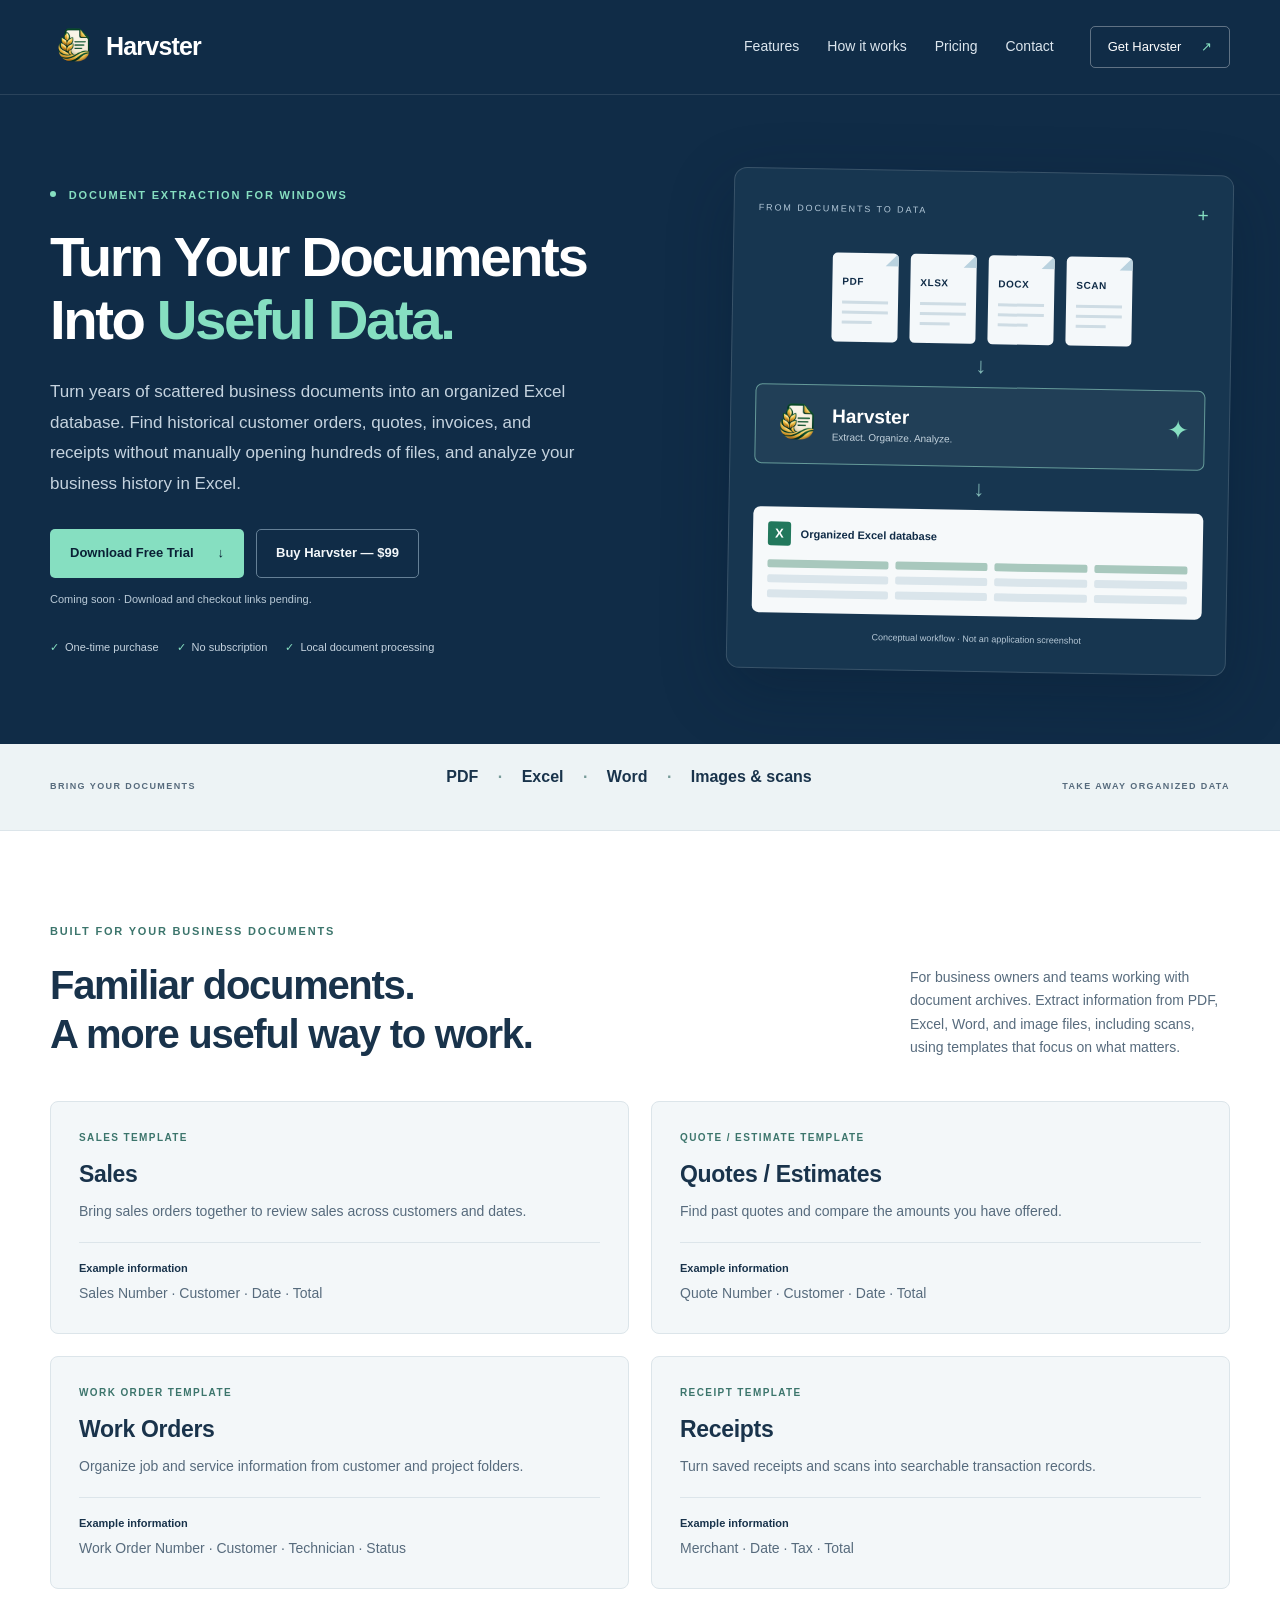
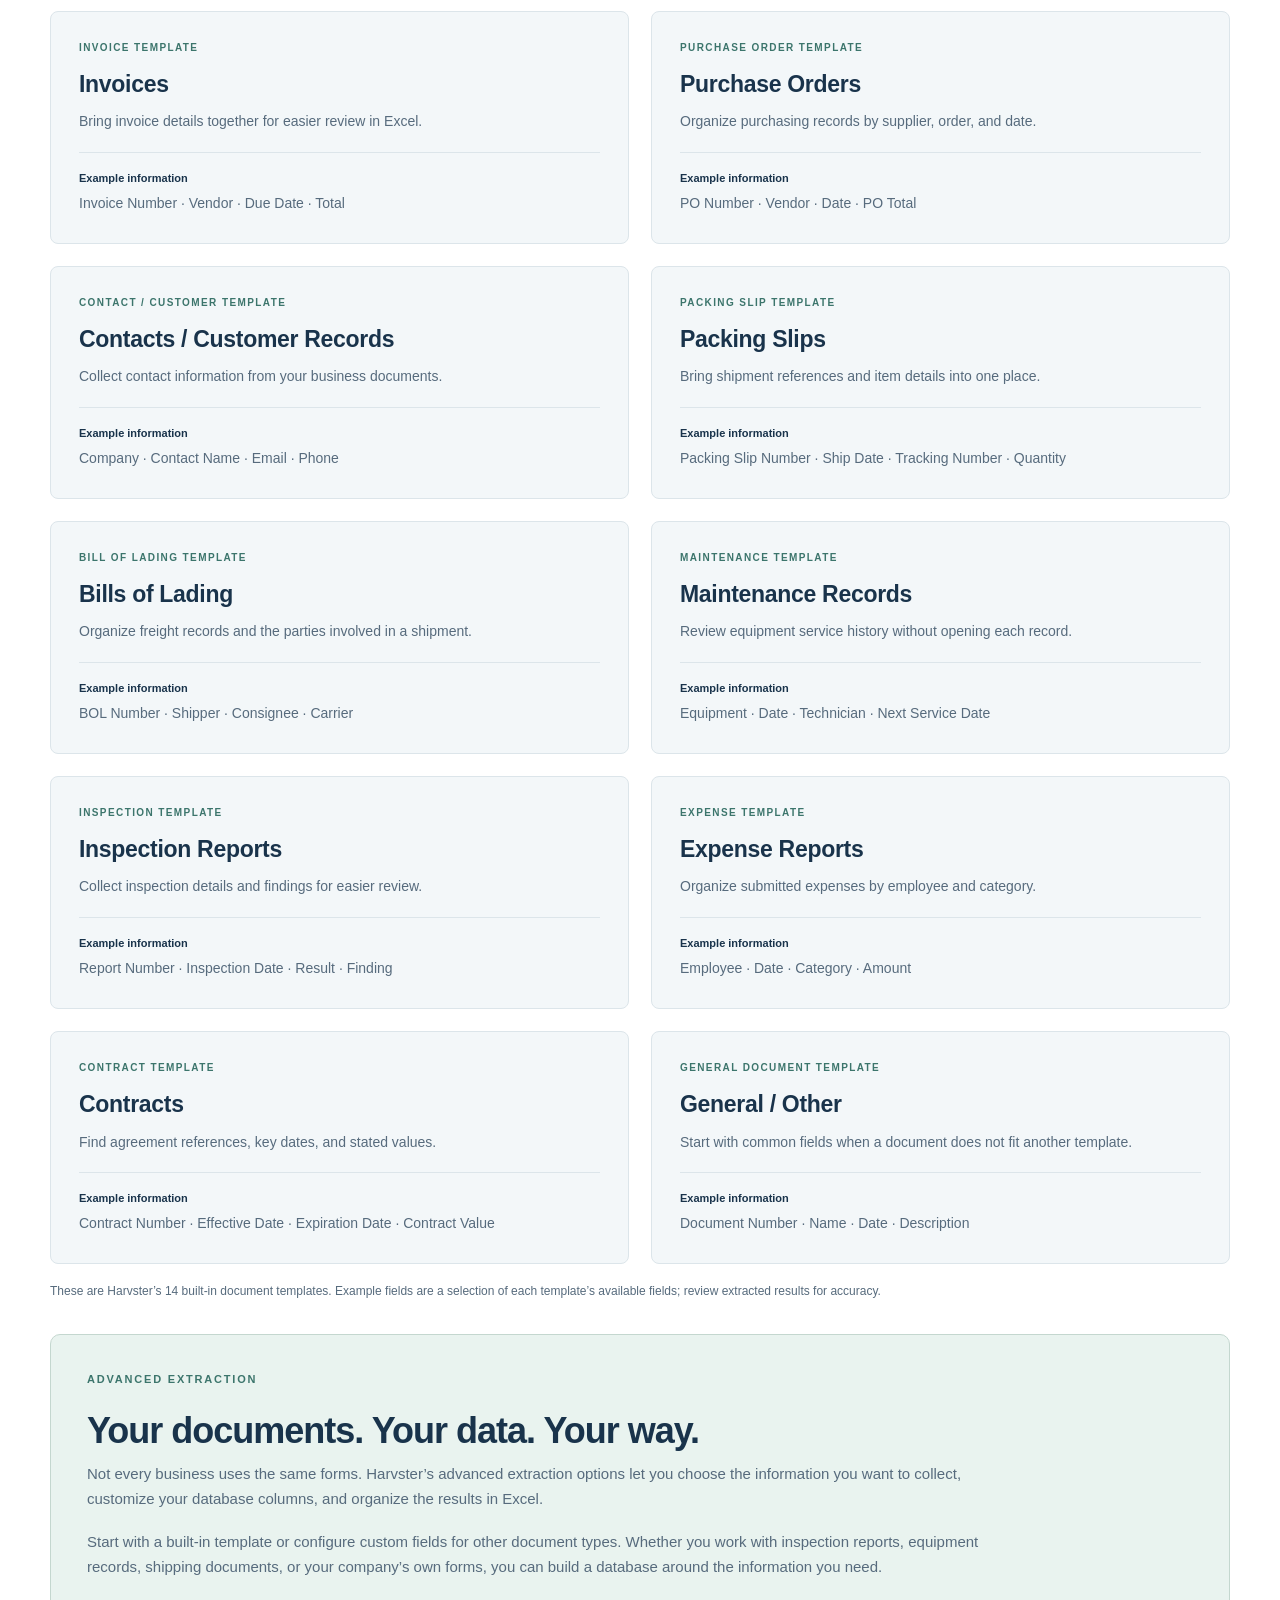
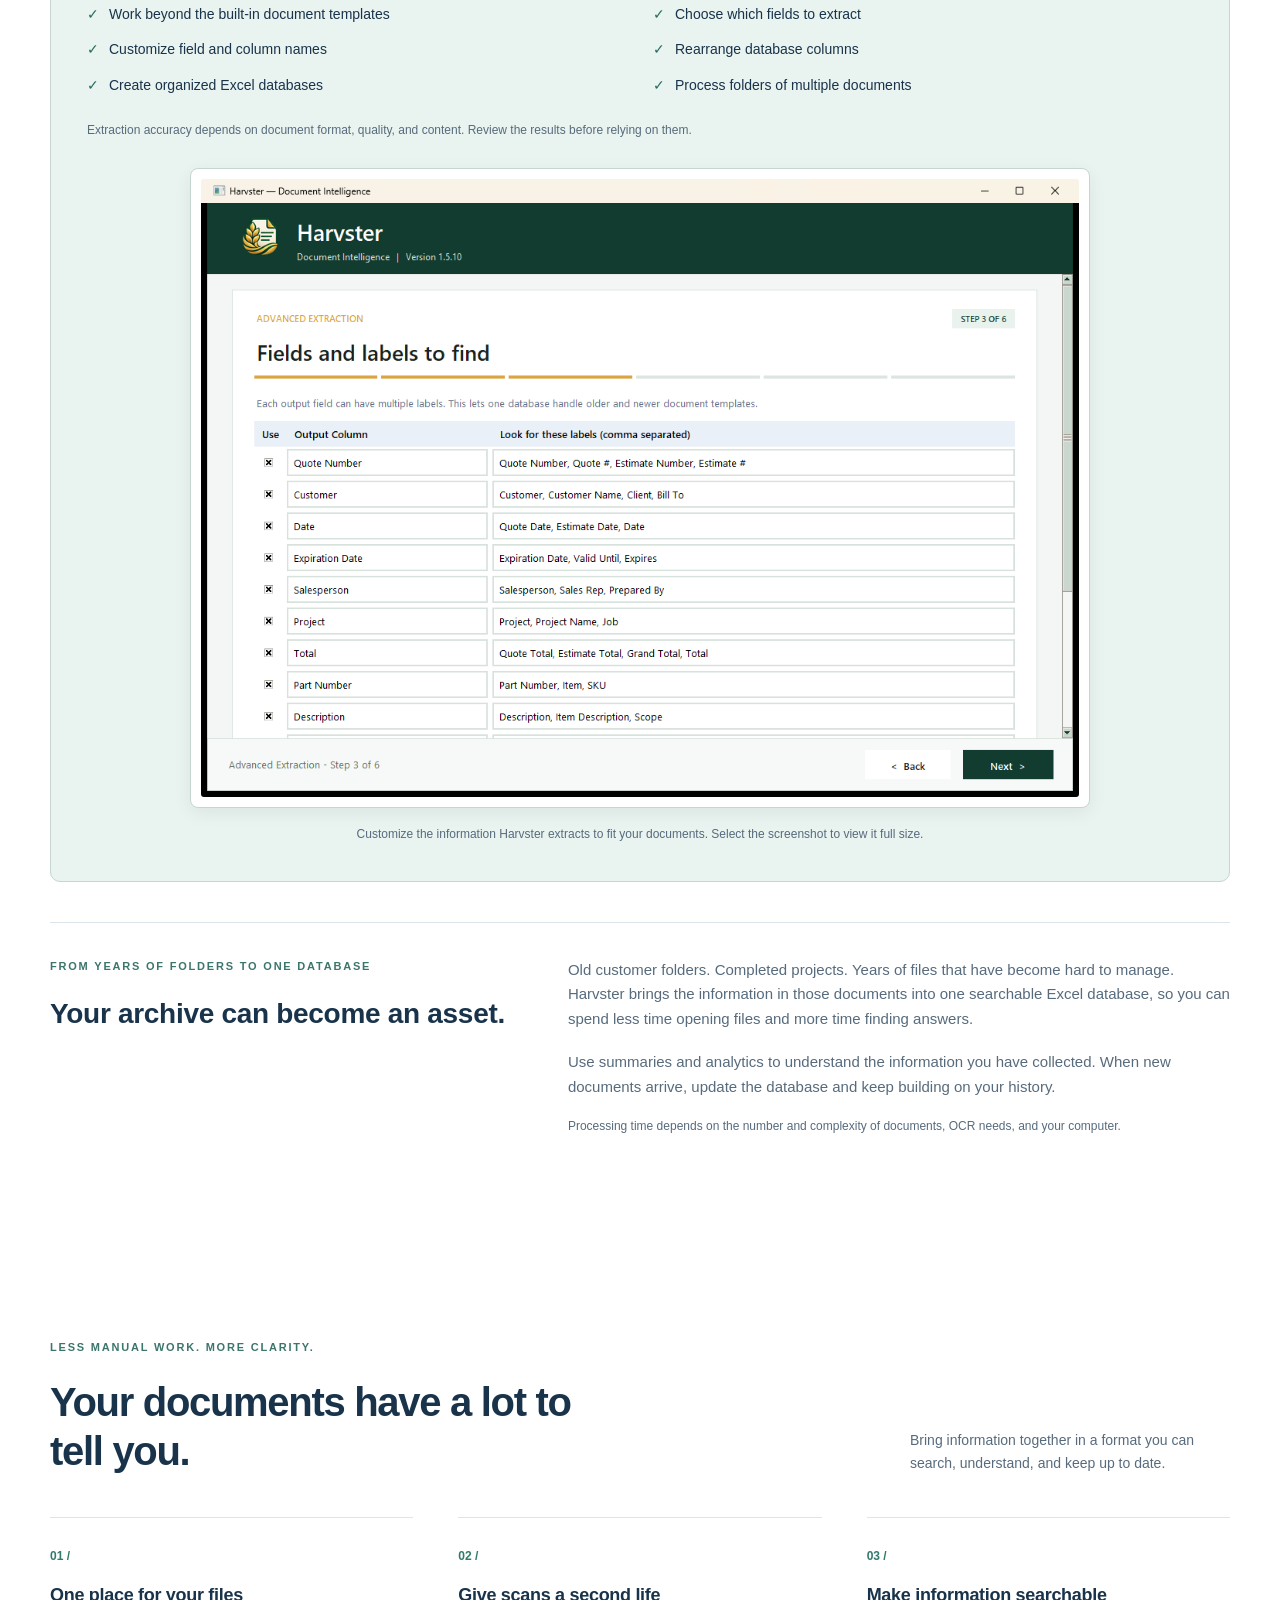
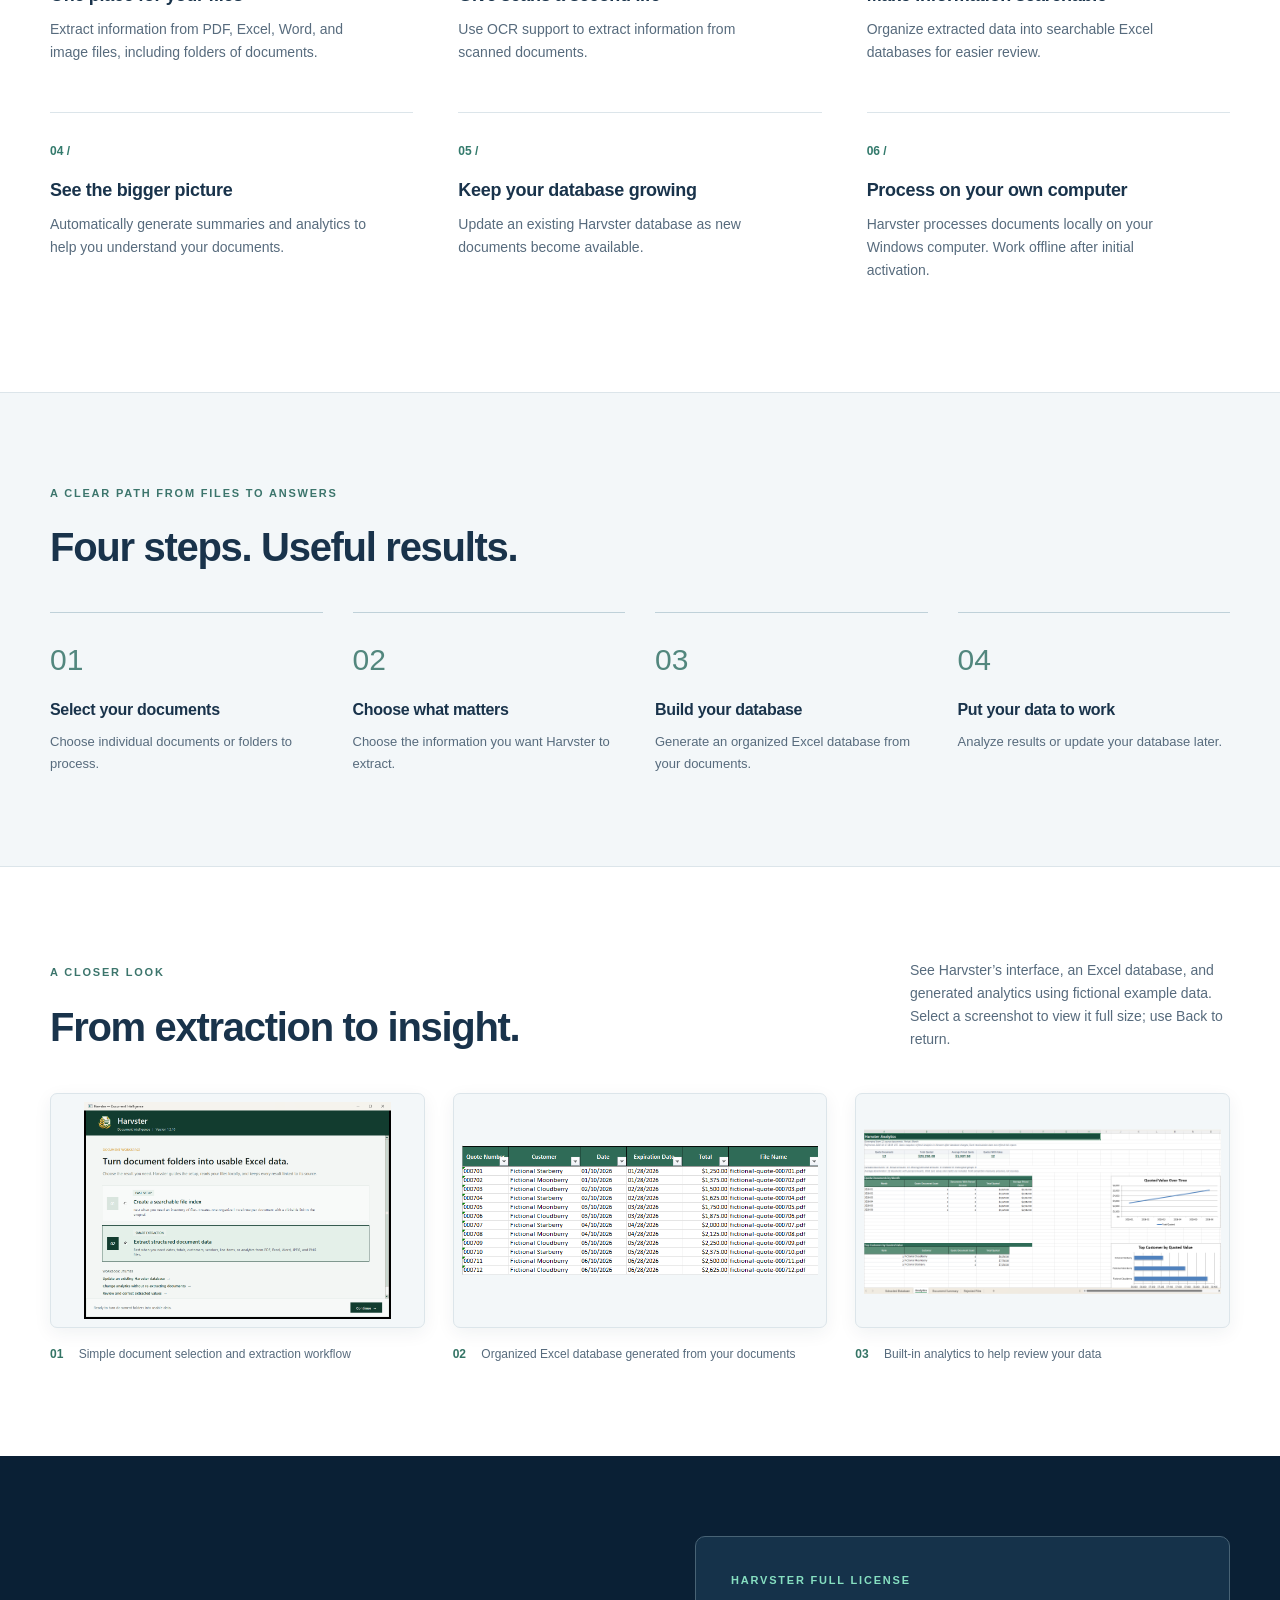
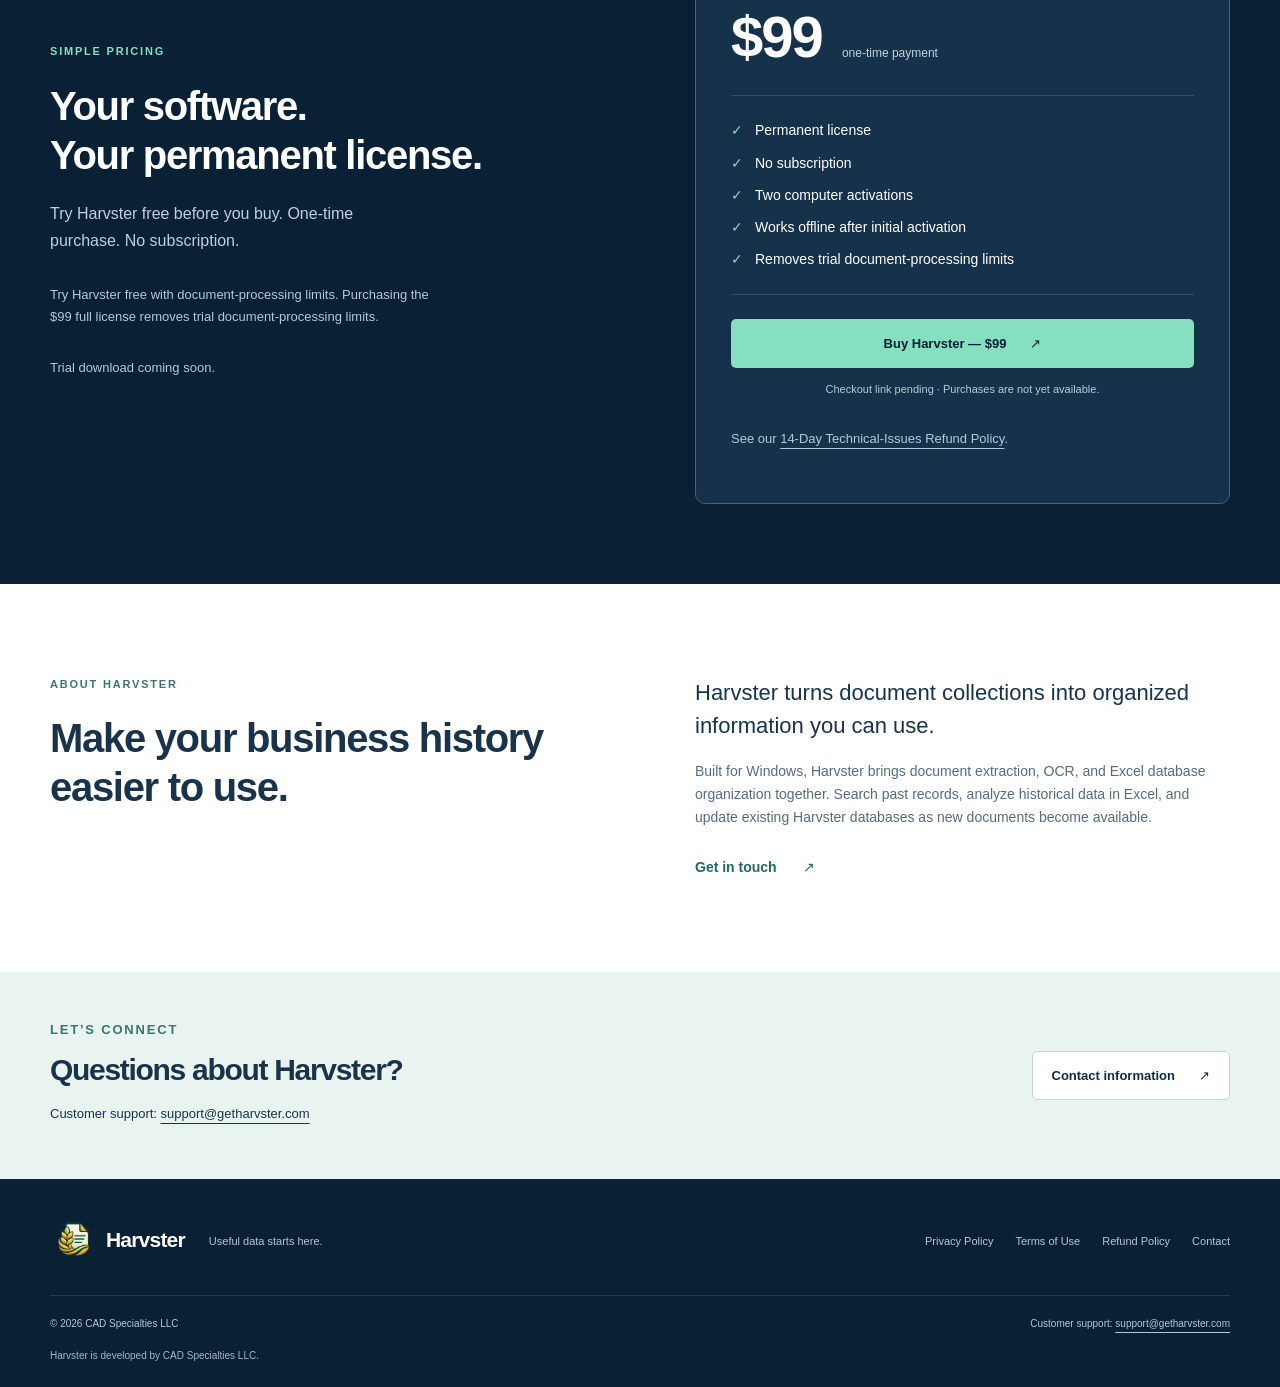
<file: index.html>
<!doctype html>
<html lang="en">
<head>
  <meta charset="utf-8">
  <meta name="viewport" content="width=device-width, initial-scale=1">
  <title>Harvster | Turn Your Documents Into Useful Data</title>
  <meta name="description" content="Turn years of orders, quotes, invoices, and receipts into searchable Excel databases with Harvster for Windows. $99 one-time license. Free trial with document-processing limits.">
  <meta name="theme-color" content="#102c47">
  <link rel="icon" href="assets/harvster.ico" sizes="any">
  <link rel="apple-touch-icon" href="assets/harvster-icon.png">
  <link rel="stylesheet" href="assets/styles.css">
  <script src="assets/site.js" defer></script>
</head>
<body>
  <a class="skip-link" href="#main">Skip to content</a>
  <header class="site-header">
    <div class="container header-inner">
      <a class="brand" href="index.html" aria-label="Harvster home"><img class="brand-icon" src="assets/harvster-icon.png" alt="" width="44" height="44">Harvster</a>
      <nav aria-label="Main navigation"><a href="#features">Features</a><a href="#how-it-works">How it works</a><a href="#pricing">Pricing</a><a href="contact.html">Contact</a></nav>
      <a class="header-cta" href="#get-harvster">Get Harvster <span aria-hidden="true">↗</span></a>
    </div>
  </header>
  <main id="main">
    <section class="hero">
      <div class="container hero-grid">
        <div class="hero-copy">
          <p class="eyebrow"><span class="status-dot"></span> DOCUMENT EXTRACTION FOR WINDOWS</p>
          <h1>Turn Your Documents Into <span>Useful Data.</span></h1>
          <p class="hero-description">Turn years of scattered business documents into an organized Excel database. Find historical customer orders, quotes, invoices, and receipts without manually opening hundreds of files, and analyze your business history in Excel.</p>
          <div class="button-row" id="get-harvster"><button class="button primary" disabled aria-describedby="links-pending">Download Free Trial <span aria-hidden="true">↓</span></button><button class="button secondary" disabled aria-describedby="links-pending">Buy Harvster — $99</button></div>
          <p class="availability" id="links-pending">Coming soon · Download and checkout links pending.</p>
          <div class="hero-details"><span>One-time purchase</span><span>No subscription</span><span>Local document processing</span></div>
        </div>
        <div class="workflow-illustration" role="img" aria-label="Conceptual illustration: PDF, Excel, Word, and scanned files flow through Harvster into an organized Excel database. This is not an application screenshot.">
          <div class="illustration-top"><span class="mini-label">FROM DOCUMENTS TO DATA</span><span class="little-cross" aria-hidden="true">+</span></div>
          <div class="file-stack"><div class="file"><span class="file-fold"></span><b>PDF</b><i></i><i></i><i></i></div><div class="file"><span class="file-fold"></span><b>XLSX</b><i></i><i></i><i></i></div><div class="file"><span class="file-fold"></span><b>DOCX</b><i></i><i></i><i></i></div><div class="file"><span class="file-fold"></span><b>SCAN</b><i></i><i></i><i></i></div></div>
          <div class="flow-line" aria-hidden="true"><span>↓</span></div>
          <div class="processor"><img class="processor-icon" src="assets/harvster-icon.png" alt="" width="48" height="48"><div><strong>Harvster</strong><small>Extract. Organize. Analyze.</small></div><span class="processor-plus" aria-hidden="true">✦</span></div>
          <div class="flow-line" aria-hidden="true"><span>↓</span></div>
          <div class="data-output"><div class="output-heading"><span class="excel-symbol">X</span><strong>Organized Excel database</strong></div><div class="abstract-table" aria-hidden="true"><span></span><span></span><span></span><span></span><span></span><span></span><span></span><span></span><span></span><span></span><span></span><span></span></div></div>
          <p class="illustration-caption">Conceptual workflow · Not an application screenshot</p>
        </div>
      </div>
    </section>
    <div class="format-strip"><div class="container"><span>BRING YOUR DOCUMENTS</span><p>PDF <b>·</b> Excel <b>·</b> Word <b>·</b> Images &amp; scans</p><span>TAKE AWAY ORGANIZED DATA</span></div></div>
    <section class="section container" id="document-templates" aria-labelledby="templates-heading">
      <div class="section-heading"><div><p class="eyebrow">BUILT FOR YOUR BUSINESS DOCUMENTS</p><h2 id="templates-heading">Familiar documents.<br>A more useful way to work.</h2></div><p>For business owners and teams working with document archives. Extract information from PDF, Excel, Word, and image files, including scans, using templates that focus on what matters.</p></div>
      <div class="template-grid">
        <article class="template-card" data-template="Sales"><p class="template-label">SALES TEMPLATE</p><h3>Sales</h3><p>Bring sales orders together to review sales across customers and dates.</p><p class="template-fields"><strong>Example information</strong>Sales Number · Customer · Date · Total</p></article>
        <article class="template-card" data-template="Quotes / Estimates"><p class="template-label">QUOTE / ESTIMATE TEMPLATE</p><h3>Quotes / Estimates</h3><p>Find past quotes and compare the amounts you have offered.</p><p class="template-fields"><strong>Example information</strong>Quote Number · Customer · Date · Total</p></article>
        <article class="template-card" data-template="Work Orders"><p class="template-label">WORK ORDER TEMPLATE</p><h3>Work Orders</h3><p>Organize job and service information from customer and project folders.</p><p class="template-fields"><strong>Example information</strong>Work Order Number · Customer · Technician · Status</p></article>
        <article class="template-card" data-template="Receipts"><p class="template-label">RECEIPT TEMPLATE</p><h3>Receipts</h3><p>Turn saved receipts and scans into searchable transaction records.</p><p class="template-fields"><strong>Example information</strong>Merchant · Date · Tax · Total</p></article>
        <article class="template-card" data-template="Invoices"><p class="template-label">INVOICE TEMPLATE</p><h3>Invoices</h3><p>Bring invoice details together for easier review in Excel.</p><p class="template-fields"><strong>Example information</strong>Invoice Number · Vendor · Due Date · Total</p></article>
        <article class="template-card" data-template="Purchase Orders"><p class="template-label">PURCHASE ORDER TEMPLATE</p><h3>Purchase Orders</h3><p>Organize purchasing records by supplier, order, and date.</p><p class="template-fields"><strong>Example information</strong>PO Number · Vendor · Date · PO Total</p></article>
        <article class="template-card" data-template="Contacts / Customer Records"><p class="template-label">CONTACT / CUSTOMER TEMPLATE</p><h3>Contacts / Customer Records</h3><p>Collect contact information from your business documents.</p><p class="template-fields"><strong>Example information</strong>Company · Contact Name · Email · Phone</p></article>
        <article class="template-card" data-template="Packing Slips"><p class="template-label">PACKING SLIP TEMPLATE</p><h3>Packing Slips</h3><p>Bring shipment references and item details into one place.</p><p class="template-fields"><strong>Example information</strong>Packing Slip Number · Ship Date · Tracking Number · Quantity</p></article>
        <article class="template-card" data-template="Bills of Lading"><p class="template-label">BILL OF LADING TEMPLATE</p><h3>Bills of Lading</h3><p>Organize freight records and the parties involved in a shipment.</p><p class="template-fields"><strong>Example information</strong>BOL Number · Shipper · Consignee · Carrier</p></article>
        <article class="template-card" data-template="Maintenance Records"><p class="template-label">MAINTENANCE TEMPLATE</p><h3>Maintenance Records</h3><p>Review equipment service history without opening each record.</p><p class="template-fields"><strong>Example information</strong>Equipment · Date · Technician · Next Service Date</p></article>
        <article class="template-card" data-template="Inspection Reports"><p class="template-label">INSPECTION TEMPLATE</p><h3>Inspection Reports</h3><p>Collect inspection details and findings for easier review.</p><p class="template-fields"><strong>Example information</strong>Report Number · Inspection Date · Result · Finding</p></article>
        <article class="template-card" data-template="Expense Reports"><p class="template-label">EXPENSE TEMPLATE</p><h3>Expense Reports</h3><p>Organize submitted expenses by employee and category.</p><p class="template-fields"><strong>Example information</strong>Employee · Date · Category · Amount</p></article>
        <article class="template-card" data-template="Contracts"><p class="template-label">CONTRACT TEMPLATE</p><h3>Contracts</h3><p>Find agreement references, key dates, and stated values.</p><p class="template-fields"><strong>Example information</strong>Contract Number · Effective Date · Expiration Date · Contract Value</p></article>
        <article class="template-card" data-template="General / Other"><p class="template-label">GENERAL DOCUMENT TEMPLATE</p><h3>General / Other</h3><p>Start with common fields when a document does not fit another template.</p><p class="template-fields"><strong>Example information</strong>Document Number · Name · Date · Description</p></article>
      </div>
      <p class="template-note">These are Harvster’s 14 built-in document templates. Example fields are a selection of each template’s available fields; review extracted results for accuracy.</p>
      <section class="custom-extraction" id="custom-extraction" aria-labelledby="custom-extraction-heading">
        <p class="eyebrow">ADVANCED EXTRACTION</p>
        <h3 id="custom-extraction-heading">Your documents. Your data. Your way.</h3>
        <p>Not every business uses the same forms. Harvster’s advanced extraction options let you choose the information you want to collect, customize your database columns, and organize the results in Excel.</p>
        <p>Start with a built-in template or configure custom fields for other document types. Whether you work with inspection reports, equipment records, shipping documents, or your company’s own forms, you can build a database around the information you need.</p>
        <ul class="custom-capabilities">
          <li>Work beyond the built-in document templates</li>
          <li>Choose which fields to extract</li>
          <li>Customize field and column names</li>
          <li>Rearrange database columns</li>
          <li>Create organized Excel databases</li>
          <li>Process folders of multiple documents</li>
        </ul>
        <p class="template-note">Extraction accuracy depends on document format, quality, and content. Review the results before relying on them.</p>
        <figure class="custom-screenshot">
          <a href="assets/images/harvster-advanced-fields.png" aria-label="View larger screenshot of Harvster Advanced Mode field selection">
            <img src="assets/images/harvster-advanced-fields.png" alt="Harvster Advanced Extraction field-selection interface with Use checkboxes, editable Output Column names, and search labels for sample quote fields" width="1136" height="799" loading="lazy" decoding="async">
          </a>
          <figcaption>Customize the information Harvster extracts to fit your documents. Select the screenshot to view it full size.</figcaption>
        </figure>
      </section>
      <div class="archive-story"><div><p class="eyebrow">FROM YEARS OF FOLDERS TO ONE DATABASE</p><h3>Your archive can become an asset.</h3></div><div><p>Old customer folders. Completed projects. Years of files that have become hard to manage. Harvster brings the information in those documents into one searchable Excel database, so you can spend less time opening files and more time finding answers.</p><p>Use summaries and analytics to understand the information you have collected. When new documents arrive, update the database and keep building on your history.</p><p class="template-note">Processing time depends on the number and complexity of documents, OCR needs, and your computer.</p></div></div>
    </section>
    <section class="section container" id="features">
      <div class="section-heading"><div><p class="eyebrow">LESS MANUAL WORK. MORE CLARITY.</p><h2>Your documents have a lot to tell you.</h2></div><p>Bring information together in a format you can search, understand, and keep up to date.</p></div>
      <div class="feature-grid">
        <article class="feature"><span class="feature-icon" aria-hidden="true">01 /</span><h3>One place for your files</h3><p>Extract information from PDF, Excel, Word, and image files, including folders of documents.</p></article>
        <article class="feature"><span class="feature-icon" aria-hidden="true">02 /</span><h3>Give scans a second life</h3><p>Use OCR support to extract information from scanned documents.</p></article>
        <article class="feature"><span class="feature-icon" aria-hidden="true">03 /</span><h3>Make information searchable</h3><p>Organize extracted data into searchable Excel databases for easier review.</p></article>
        <article class="feature"><span class="feature-icon" aria-hidden="true">04 /</span><h3>See the bigger picture</h3><p>Automatically generate summaries and analytics to help you understand your documents.</p></article>
        <article class="feature"><span class="feature-icon" aria-hidden="true">05 /</span><h3>Keep your database growing</h3><p>Update an existing Harvster database as new documents become available.</p></article>
        <article class="feature"><span class="feature-icon" aria-hidden="true">06 /</span><h3>Process on your own computer</h3><p>Harvster processes documents locally on your Windows computer. Work offline after initial activation.</p></article>
      </div>
    </section>
    <section class="how-section" id="how-it-works"><div class="container section"><p class="eyebrow">A CLEAR PATH FROM FILES TO ANSWERS</p><h2>Four steps. Useful results.</h2><ol class="steps"><li><span>01</span><h3>Select your documents</h3><p>Choose individual documents or folders to process.</p></li><li><span>02</span><h3>Choose what matters</h3><p>Choose the information you want Harvster to extract.</p></li><li><span>03</span><h3>Build your database</h3><p>Generate an organized Excel database from your documents.</p></li><li><span>04</span><h3>Put your data to work</h3><p>Analyze results or update your database later.</p></li></ol></div></section>
    <section class="section container" id="screenshots" aria-labelledby="screenshots-heading">
      <div class="section-heading"><div><p class="eyebrow">A CLOSER LOOK</p><h2 id="screenshots-heading">From extraction to insight.</h2></div><p>See Harvster’s interface, an Excel database, and generated analytics using fictional example data. Select a screenshot to view it full size; use Back to return.</p></div>
      <div class="screenshot-grid">
        <figure>
          <a class="screenshot-link" href="assets/images/harvster-main-interface.png" aria-label="View larger screenshot of the Harvster main interface">
            <img src="assets/images/harvster-main-interface.png" alt="Harvster main interface with searchable file index and structured document extraction options" width="1136" height="799" loading="lazy" decoding="async">
          </a>
          <figcaption><span>01</span> Simple document selection and extraction workflow</figcaption>
        </figure>
        <figure>
          <a class="screenshot-link" href="assets/images/harvster-excel-database.png" aria-label="View larger screenshot of the Excel database">
            <svg class="screenshot-crop" viewBox="0 0 675 244" width="675" height="244" role="img" aria-labelledby="database-preview-title" preserveAspectRatio="xMidYMid meet">
              <title id="database-preview-title">Harvster Excel database showing populated sample quote numbers, customers, dates, and totals</title>
              <image href="assets/images/harvster-excel-database.png" width="675" height="244" />
            </svg>
          </a>
          <figcaption><span>02</span> Organized Excel database generated from your documents</figcaption>
        </figure>
        <figure>
          <a class="screenshot-link" href="assets/images/harvster-analytics.png" aria-label="View larger screenshot of Harvster analytics">
            <svg class="screenshot-crop" viewBox="22 18 1738 748" width="1738" height="748" role="img" aria-labelledby="analytics-preview-title" preserveAspectRatio="xMidYMid meet">
              <title id="analytics-preview-title">Harvster analytics showing sample quote totals, monthly tables, and customer charts</title>
              <image href="assets/images/harvster-analytics.png" width="1784" height="800" />
            </svg>
          </a>
          <figcaption><span>03</span> Built-in analytics to help review your data</figcaption>
        </figure>
      </div>
    </section>
    <section class="pricing-section" id="pricing"><div class="container pricing-grid"><div><p class="eyebrow">SIMPLE PRICING</p><h2>Your software.<br>Your permanent license.</h2><p class="pricing-intro">Try Harvster free before you buy. One-time purchase. No subscription.</p><p class="trial-note">Try Harvster free with document-processing limits. Purchasing the $99 full license removes trial document-processing limits.</p><p class="trial-note">Trial download coming soon.</p></div><article class="price-card"><p class="eyebrow">HARVSTER FULL LICENSE</p><div class="price">$99 <span>one-time payment</span></div><ul class="check-list"><li>Permanent license</li><li>No subscription</li><li>Two computer activations</li><li>Works offline after initial activation</li><li>Removes trial document-processing limits</li></ul><button class="button primary" disabled aria-describedby="purchase-pending">Buy Harvster — $99 <span aria-hidden="true">↗</span></button><p class="availability" id="purchase-pending">Checkout link pending · Purchases are not yet available.</p><p class="trial-note">See our <a href="refunds.html">14-Day Technical-Issues Refund Policy</a>.</p></article></div></section>
    <section class="section container about-grid" id="about"><div><p class="eyebrow">ABOUT HARVSTER</p><h2>Make your business history easier to use.</h2></div><div><p class="large-copy">Harvster turns document collections into organized information you can use.</p><p>Built for Windows, Harvster brings document extraction, OCR, and Excel database organization together. Search past records, analyze historical data in Excel, and update existing Harvster databases as new documents become available.</p><a class="text-link" href="contact.html">Get in touch <span aria-hidden="true">↗</span></a></div></section>
    <section class="contact-band"><div class="container"><div><p class="eyebrow">LET’S CONNECT</p><h2>Questions about Harvster?</h2><p>Customer support: <a href="mailto:support@getharvster.com">support@getharvster.com</a></p></div><a class="button light" href="contact.html">Contact information <span aria-hidden="true">↗</span></a></div></section>
  </main>
  <footer class="site-footer"><div class="container footer-top"><a class="brand" href="index.html"><img class="brand-icon" src="assets/harvster-icon.png" alt="" width="44" height="44">Harvster</a><p>Useful data starts here.</p><nav aria-label="Footer navigation"><a href="privacy.html">Privacy Policy</a><a href="terms.html">Terms of Use</a><a href="refunds.html">Refund Policy</a><a href="contact.html">Contact</a></nav></div><div class="container footer-bottom"><span>© <span data-year>2026</span> CAD Specialties LLC</span><span>Customer support: <a href="mailto:support@getharvster.com">support@getharvster.com</a></span></div><p class="container developer-attribution">Harvster is developed by CAD Specialties LLC.</p></footer>
</body>
</html>
</file>
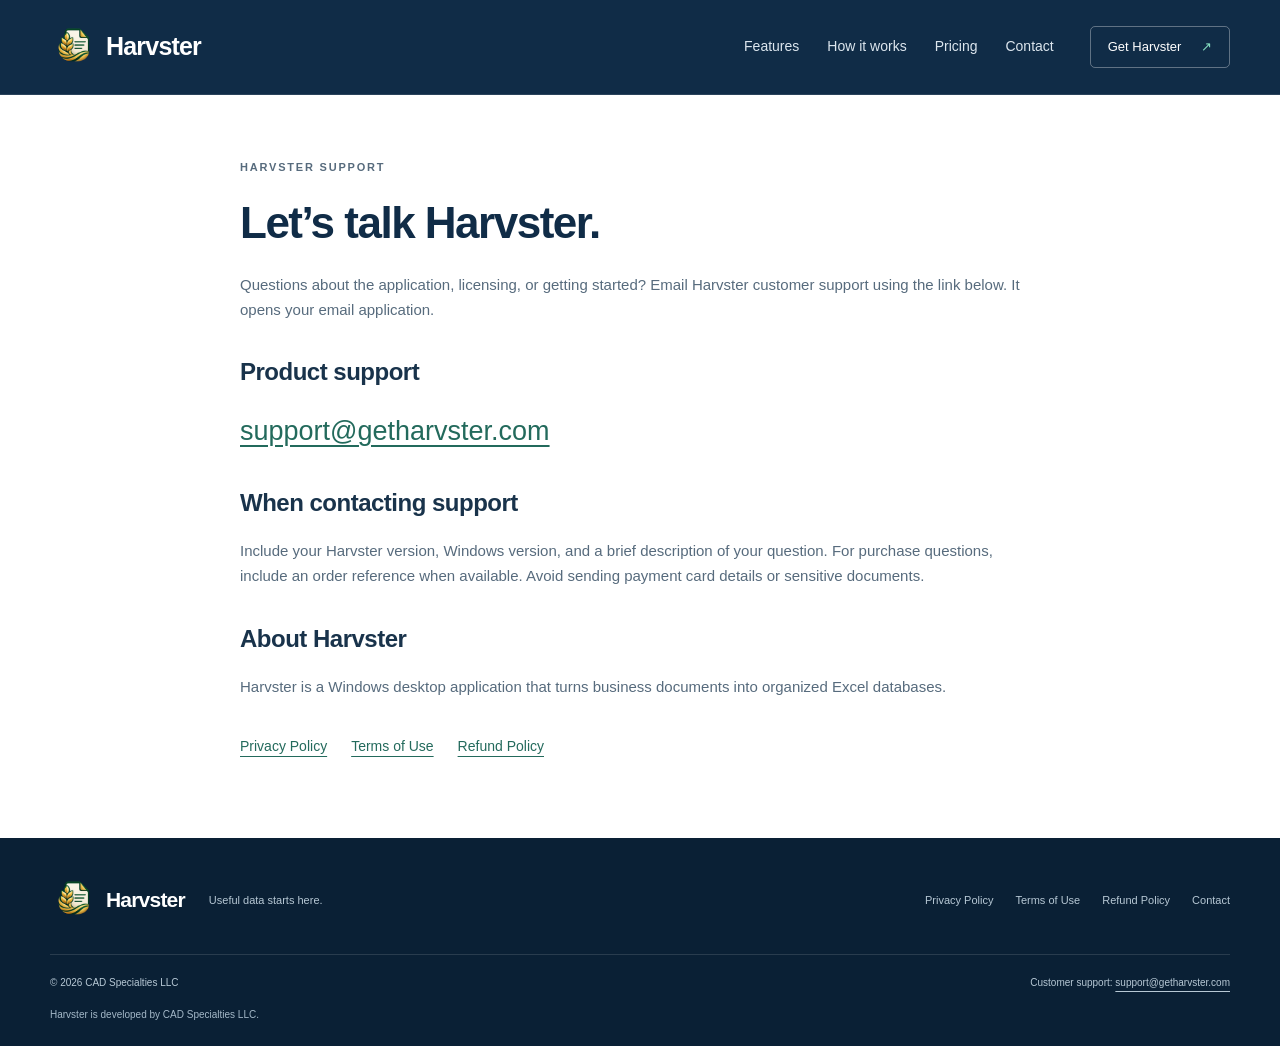
<file: contact.html>
<!doctype html>
<html lang="en">
<head>
  <meta charset="utf-8">
  <meta name="viewport" content="width=device-width, initial-scale=1">
  <title>Contact | Harvster</title>
  <meta name="description" content="Contact Harvster customer support at support@getharvster.com for product and licensing questions.">
  <meta name="theme-color" content="#102c47">
  <link rel="icon" href="assets/harvster.ico" sizes="any">
  <link rel="apple-touch-icon" href="assets/harvster-icon.png">
  <link rel="stylesheet" href="assets/styles.css">
  <script src="assets/site.js" defer></script>
</head>
<body>
  <a class="skip-link" href="#main">Skip to content</a>
  <header class="site-header"><div class="container header-inner"><a class="brand" href="index.html" aria-label="Harvster home"><img class="brand-icon" src="assets/harvster-icon.png" alt="" width="44" height="44">Harvster</a><nav aria-label="Main navigation"><a href="index.html#features">Features</a><a href="index.html#how-it-works">How it works</a><a href="index.html#pricing">Pricing</a><a href="contact.html" aria-current="page">Contact</a></nav><a class="header-cta" href="index.html#get-harvster">Get Harvster <span aria-hidden="true">↗</span></a></div></header>
  <main id="main" class="container policy-main">
<p class="eyebrow">HARVSTER SUPPORT</p><h1>Let’s talk Harvster.</h1>
<p>Questions about the application, licensing, or getting started? Email Harvster customer support using the link below. It opens your email application.</p>
<h2>Product support</h2>
<p class="contact-address"><a href="mailto:support@getharvster.com">support@getharvster.com</a></p>
<h2>When contacting support</h2>
<p>Include your Harvster version, Windows version, and a brief description of your question. For purchase questions, include an order reference when available. Avoid sending payment card details or sensitive documents.</p>
<h2>About Harvster</h2>
<p>Harvster is a Windows desktop application that turns business documents into organized Excel databases.</p>
<div class="policy-links"><a href="privacy.html">Privacy Policy</a><a href="terms.html">Terms of Use</a><a href="refunds.html">Refund Policy</a></div></main>
  <footer class="site-footer"><div class="container footer-top"><a class="brand" href="index.html"><img class="brand-icon" src="assets/harvster-icon.png" alt="" width="44" height="44">Harvster</a><p>Useful data starts here.</p><nav aria-label="Footer navigation"><a href="privacy.html">Privacy Policy</a><a href="terms.html">Terms of Use</a><a href="refunds.html">Refund Policy</a><a href="contact.html">Contact</a></nav></div><div class="container footer-bottom"><span>© <span data-year>2026</span> CAD Specialties LLC</span><span>Customer support: <a href="mailto:support@getharvster.com">support@getharvster.com</a></span></div><p class="container developer-attribution">Harvster is developed by CAD Specialties LLC.</p></footer>
</body>
</html>
</file>
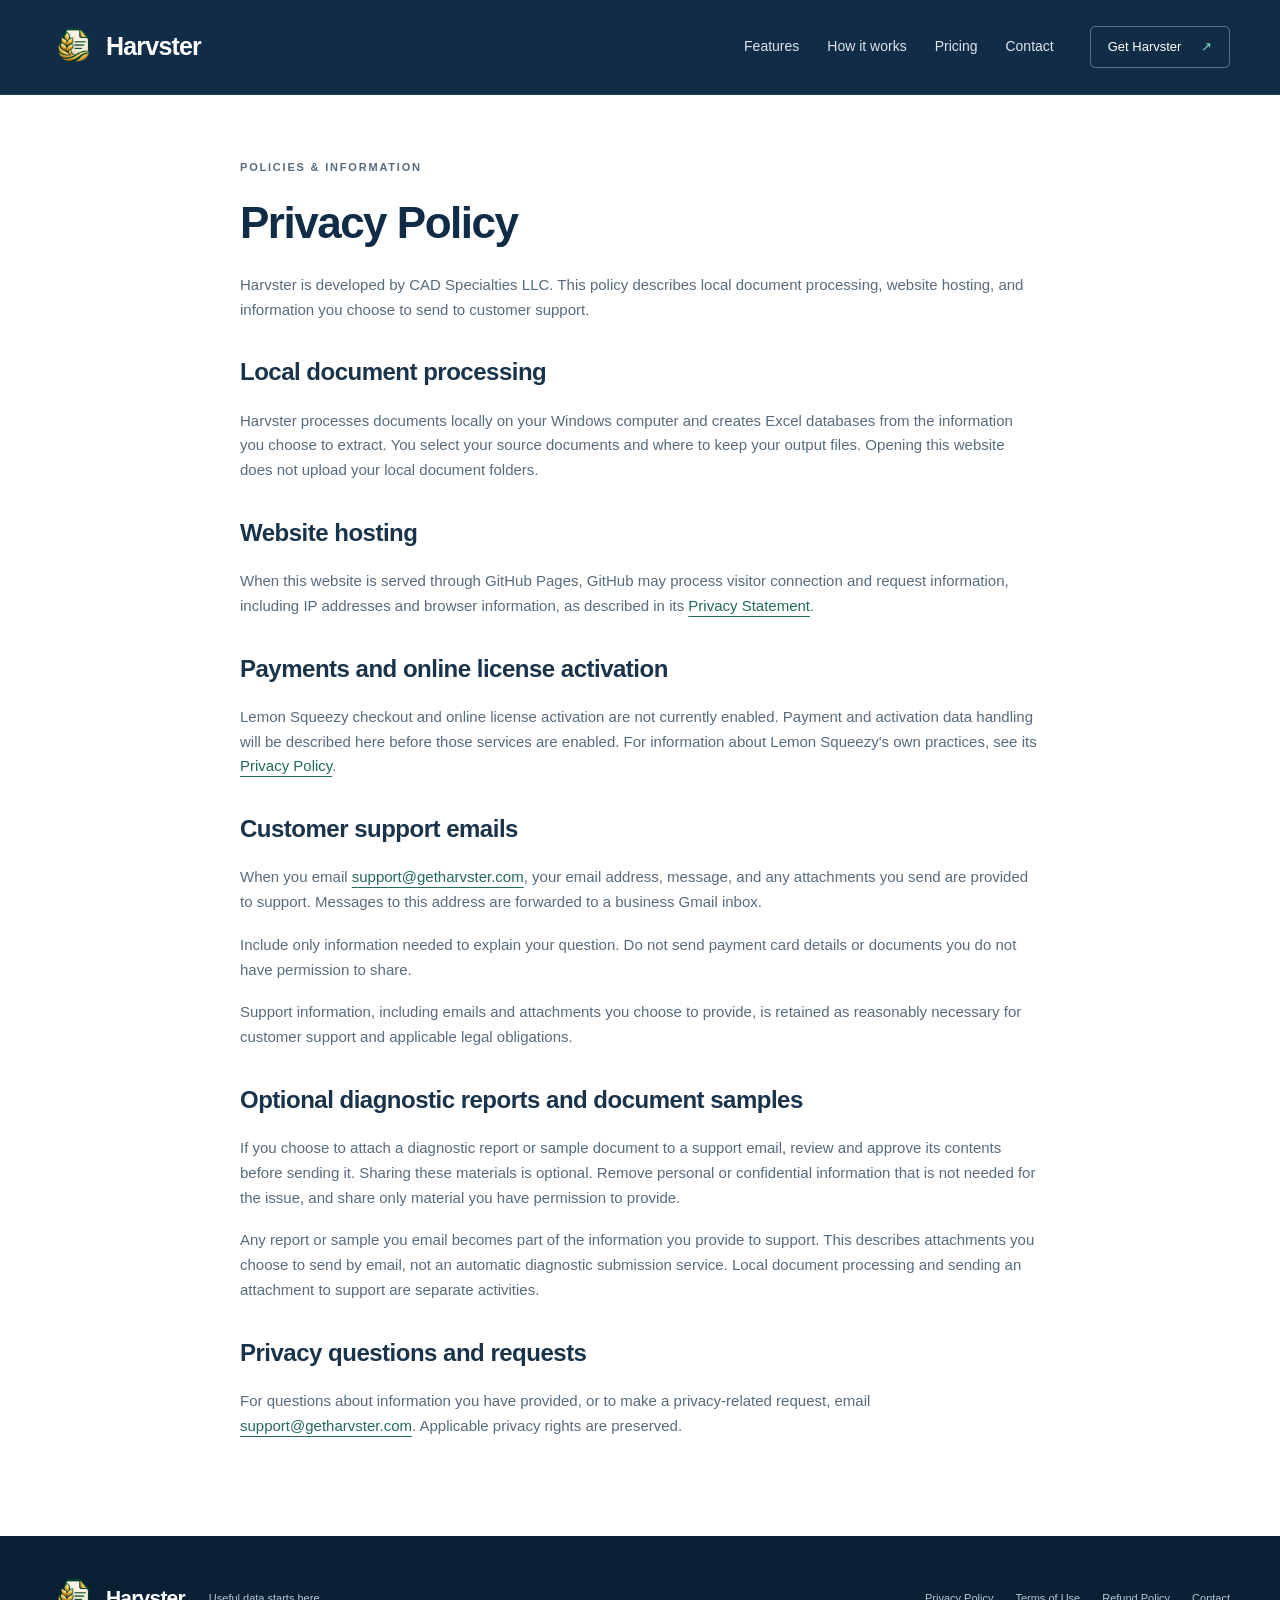
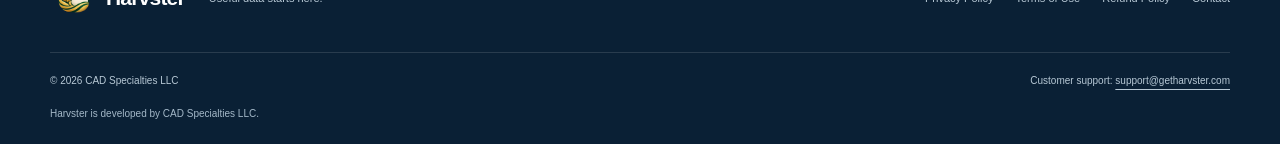
<file: privacy.html>
<!doctype html>
<html lang="en">
<head>
  <meta charset="utf-8">
  <meta name="viewport" content="width=device-width, initial-scale=1">
  <title>Privacy Policy | Harvster</title>
  <meta name="description" content="Harvster privacy information covering local document processing, website hosting, customer support emails, and voluntary diagnostic attachments.">
  <meta name="theme-color" content="#102c47">
  <link rel="icon" href="assets/harvster.ico" sizes="any">
  <link rel="apple-touch-icon" href="assets/harvster-icon.png">
  <link rel="stylesheet" href="assets/styles.css">
  <script src="assets/site.js" defer></script>
</head>
<body>
  <a class="skip-link" href="#main">Skip to content</a>
  <header class="site-header"><div class="container header-inner"><a class="brand" href="index.html" aria-label="Harvster home"><img class="brand-icon" src="assets/harvster-icon.png" alt="" width="44" height="44">Harvster</a><nav aria-label="Main navigation"><a href="index.html#features">Features</a><a href="index.html#how-it-works">How it works</a><a href="index.html#pricing">Pricing</a><a href="contact.html">Contact</a></nav><a class="header-cta" href="index.html#get-harvster">Get Harvster <span aria-hidden="true">↗</span></a></div></header>
  <main id="main" class="container policy-main">
<p class="eyebrow">POLICIES &amp; INFORMATION</p>
<h1>Privacy Policy</h1>
<p>Harvster is developed by CAD Specialties LLC. This policy describes local document processing, website hosting, and information you choose to send to customer support.</p>
<h2>Local document processing</h2>
<p>Harvster processes documents locally on your Windows computer and creates Excel databases from the information you choose to extract. You select your source documents and where to keep your output files. Opening this website does not upload your local document folders.</p>
<h2>Website hosting</h2>
<p>When this website is served through GitHub Pages, GitHub may process visitor connection and request information, including IP addresses and browser information, as described in its <a href="https://docs.github.com/en/site-policy/privacy-policies/github-general-privacy-statement">Privacy Statement</a>.</p>
<h2>Payments and online license activation</h2>
<p>Lemon Squeezy checkout and online license activation are not currently enabled. Payment and activation data handling will be described here before those services are enabled. For information about Lemon Squeezy's own practices, see its <a href="https://www.lemonsqueezy.com/privacy">Privacy Policy</a>.</p>
<h2>Customer support emails</h2>
<p>When you email <a href="mailto:support@getharvster.com">support@getharvster.com</a>, your email address, message, and any attachments you send are provided to support. Messages to this address are forwarded to a business Gmail inbox.</p>
<p>Include only information needed to explain your question. Do not send payment card details or documents you do not have permission to share.</p>
<p>Support information, including emails and attachments you choose to provide, is retained as reasonably necessary for customer support and applicable legal obligations.</p>
<h2>Optional diagnostic reports and document samples</h2>
<p>If you choose to attach a diagnostic report or sample document to a support email, review and approve its contents before sending it. Sharing these materials is optional. Remove personal or confidential information that is not needed for the issue, and share only material you have permission to provide.</p>
<p>Any report or sample you email becomes part of the information you provide to support. This describes attachments you choose to send by email, not an automatic diagnostic submission service. Local document processing and sending an attachment to support are separate activities.</p>
<h2>Privacy questions and requests</h2>
<p>For questions about information you have provided, or to make a privacy-related request, email <a href="mailto:support@getharvster.com">support@getharvster.com</a>. Applicable privacy rights are preserved.</p>
</main>
  <footer class="site-footer"><div class="container footer-top"><a class="brand" href="index.html"><img class="brand-icon" src="assets/harvster-icon.png" alt="" width="44" height="44">Harvster</a><p>Useful data starts here.</p><nav aria-label="Footer navigation"><a href="privacy.html">Privacy Policy</a><a href="terms.html">Terms of Use</a><a href="refunds.html">Refund Policy</a><a href="contact.html">Contact</a></nav></div><div class="container footer-bottom"><span>© <span data-year>2026</span> CAD Specialties LLC</span><span>Customer support: <a href="mailto:support@getharvster.com">support@getharvster.com</a></span></div><p class="container developer-attribution">Harvster is developed by CAD Specialties LLC.</p></footer>
</body>
</html>
</file>
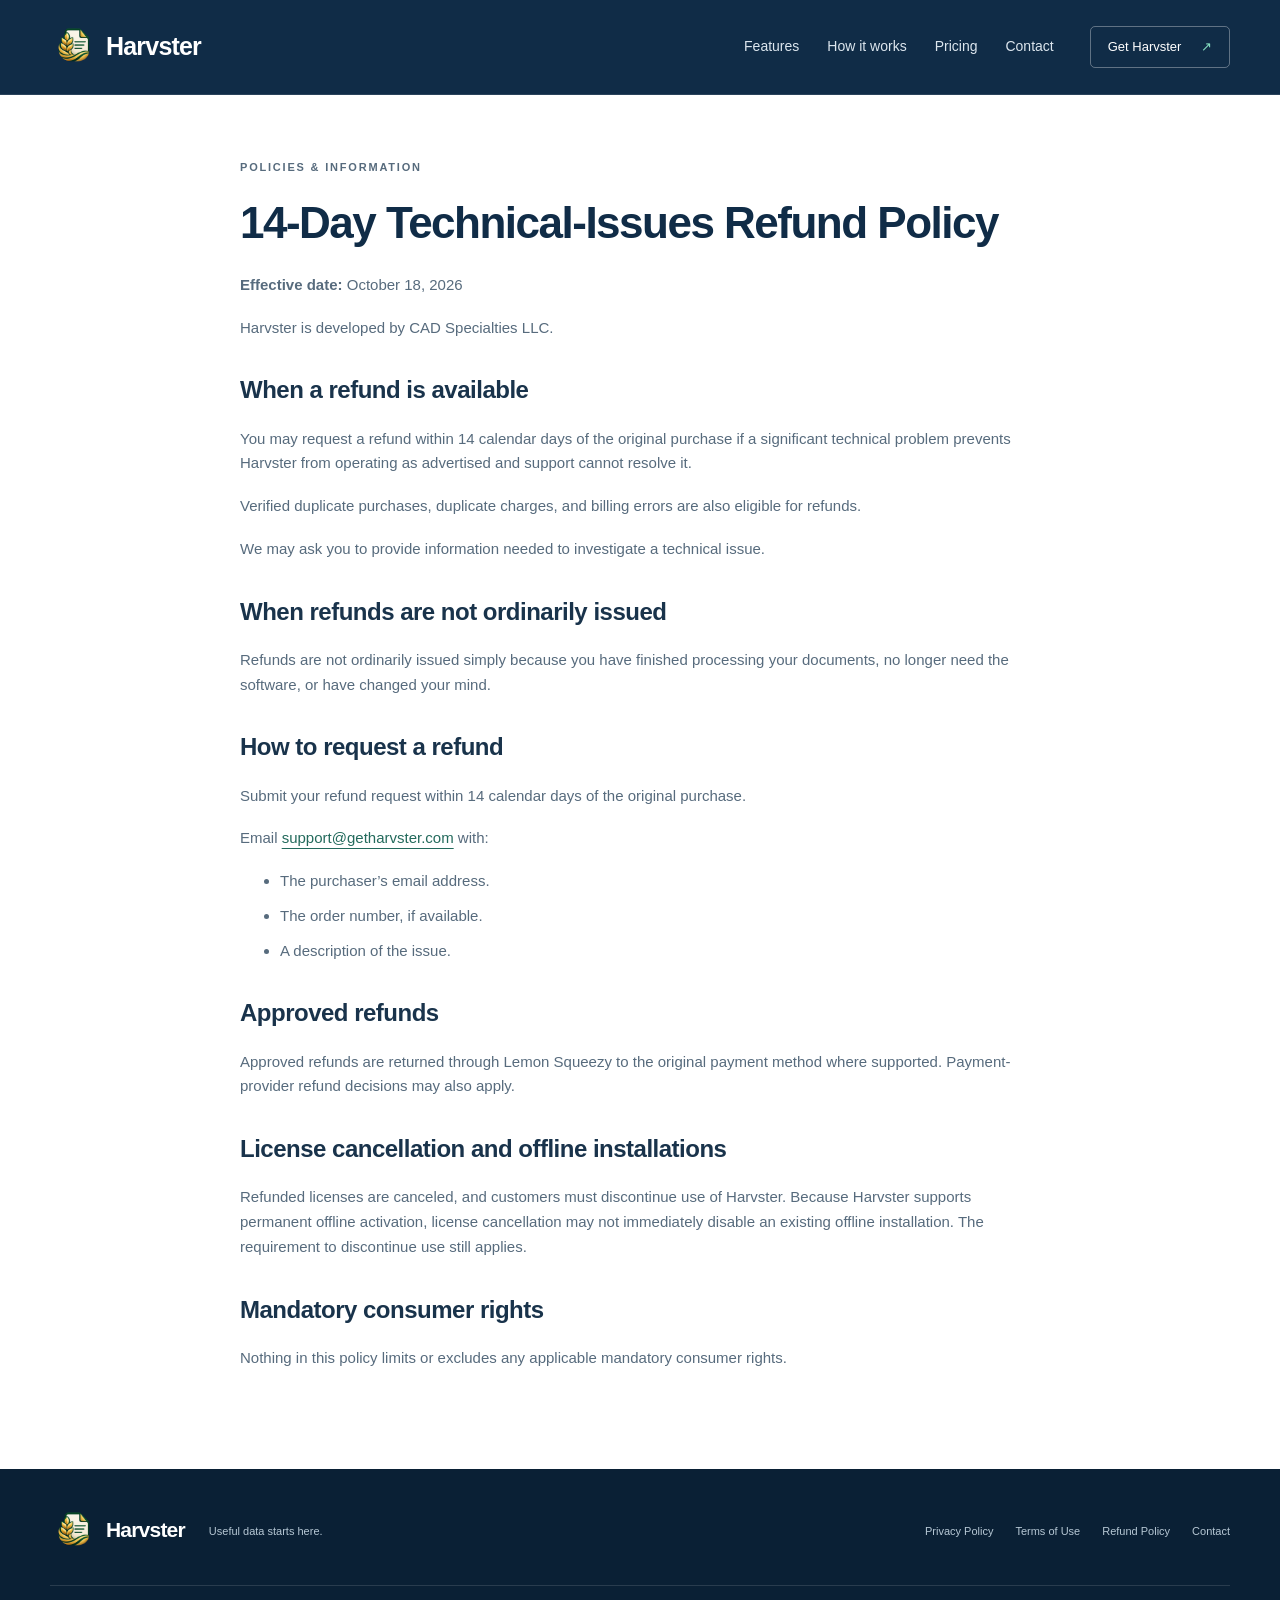
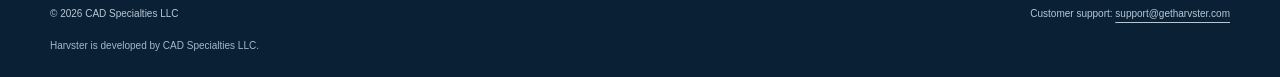
<file: refunds.html>
<!doctype html>
<html lang="en">
<head>
  <meta charset="utf-8">
  <meta name="viewport" content="width=device-width, initial-scale=1">
  <title>Refund Policy | Harvster</title>
  <meta name="description" content="Harvster’s 14-day technical-issues refund policy, including eligible technical problems, duplicate purchases, billing errors, and how to request a refund.">
  <meta name="theme-color" content="#102c47">
  <link rel="icon" href="assets/harvster.ico" sizes="any">
  <link rel="apple-touch-icon" href="assets/harvster-icon.png">
  <link rel="stylesheet" href="assets/styles.css">
  <script src="assets/site.js" defer></script>
</head>
<body>
  <a class="skip-link" href="#main">Skip to content</a>
  <header class="site-header"><div class="container header-inner"><a class="brand" href="index.html" aria-label="Harvster home"><img class="brand-icon" src="assets/harvster-icon.png" alt="" width="44" height="44">Harvster</a><nav aria-label="Main navigation"><a href="index.html#features">Features</a><a href="index.html#how-it-works">How it works</a><a href="index.html#pricing">Pricing</a><a href="contact.html">Contact</a></nav><a class="header-cta" href="index.html#get-harvster">Get Harvster <span aria-hidden="true">↗</span></a></div></header>
  <main id="main" class="container policy-main">
<p class="eyebrow">POLICIES &amp; INFORMATION</p>
<h1>14-Day Technical-Issues Refund Policy</h1>
<p><strong>Effective date:</strong> <time datetime="2026-10-18">October 18, 2026</time></p>
<p>Harvster is developed by CAD Specialties LLC.</p>
<h2>When a refund is available</h2>
<p>You may request a refund within 14 calendar days of the original purchase if a significant technical problem prevents Harvster from operating as advertised and support cannot resolve it.</p>
<p>Verified duplicate purchases, duplicate charges, and billing errors are also eligible for refunds.</p>
<p>We may ask you to provide information needed to investigate a technical issue.</p>
<h2>When refunds are not ordinarily issued</h2>
<p>Refunds are not ordinarily issued simply because you have finished processing your documents, no longer need the software, or have changed your mind.</p>
<h2>How to request a refund</h2>
<p>Submit your refund request within 14 calendar days of the original purchase.</p>
<p>Email <a href="mailto:support@getharvster.com">support@getharvster.com</a> with:</p>
<ul>
  <li>The purchaser’s email address.</li>
  <li>The order number, if available.</li>
  <li>A description of the issue.</li>
</ul>
<h2>Approved refunds</h2>
<p>Approved refunds are returned through Lemon Squeezy to the original payment method where supported. Payment-provider refund decisions may also apply.</p>
<h2>License cancellation and offline installations</h2>
<p>Refunded licenses are canceled, and customers must discontinue use of Harvster. Because Harvster supports permanent offline activation, license cancellation may not immediately disable an existing offline installation. The requirement to discontinue use still applies.</p>
<h2>Mandatory consumer rights</h2>
<p>Nothing in this policy limits or excludes any applicable mandatory consumer rights.</p>
</main>
  <footer class="site-footer"><div class="container footer-top"><a class="brand" href="index.html"><img class="brand-icon" src="assets/harvster-icon.png" alt="" width="44" height="44">Harvster</a><p>Useful data starts here.</p><nav aria-label="Footer navigation"><a href="privacy.html">Privacy Policy</a><a href="terms.html">Terms of Use</a><a href="refunds.html">Refund Policy</a><a href="contact.html">Contact</a></nav></div><div class="container footer-bottom"><span>© <span data-year>2026</span> CAD Specialties LLC</span><span>Customer support: <a href="mailto:support@getharvster.com">support@getharvster.com</a></span></div><p class="container developer-attribution">Harvster is developed by CAD Specialties LLC.</p></footer>
</body>
</html>
</file>
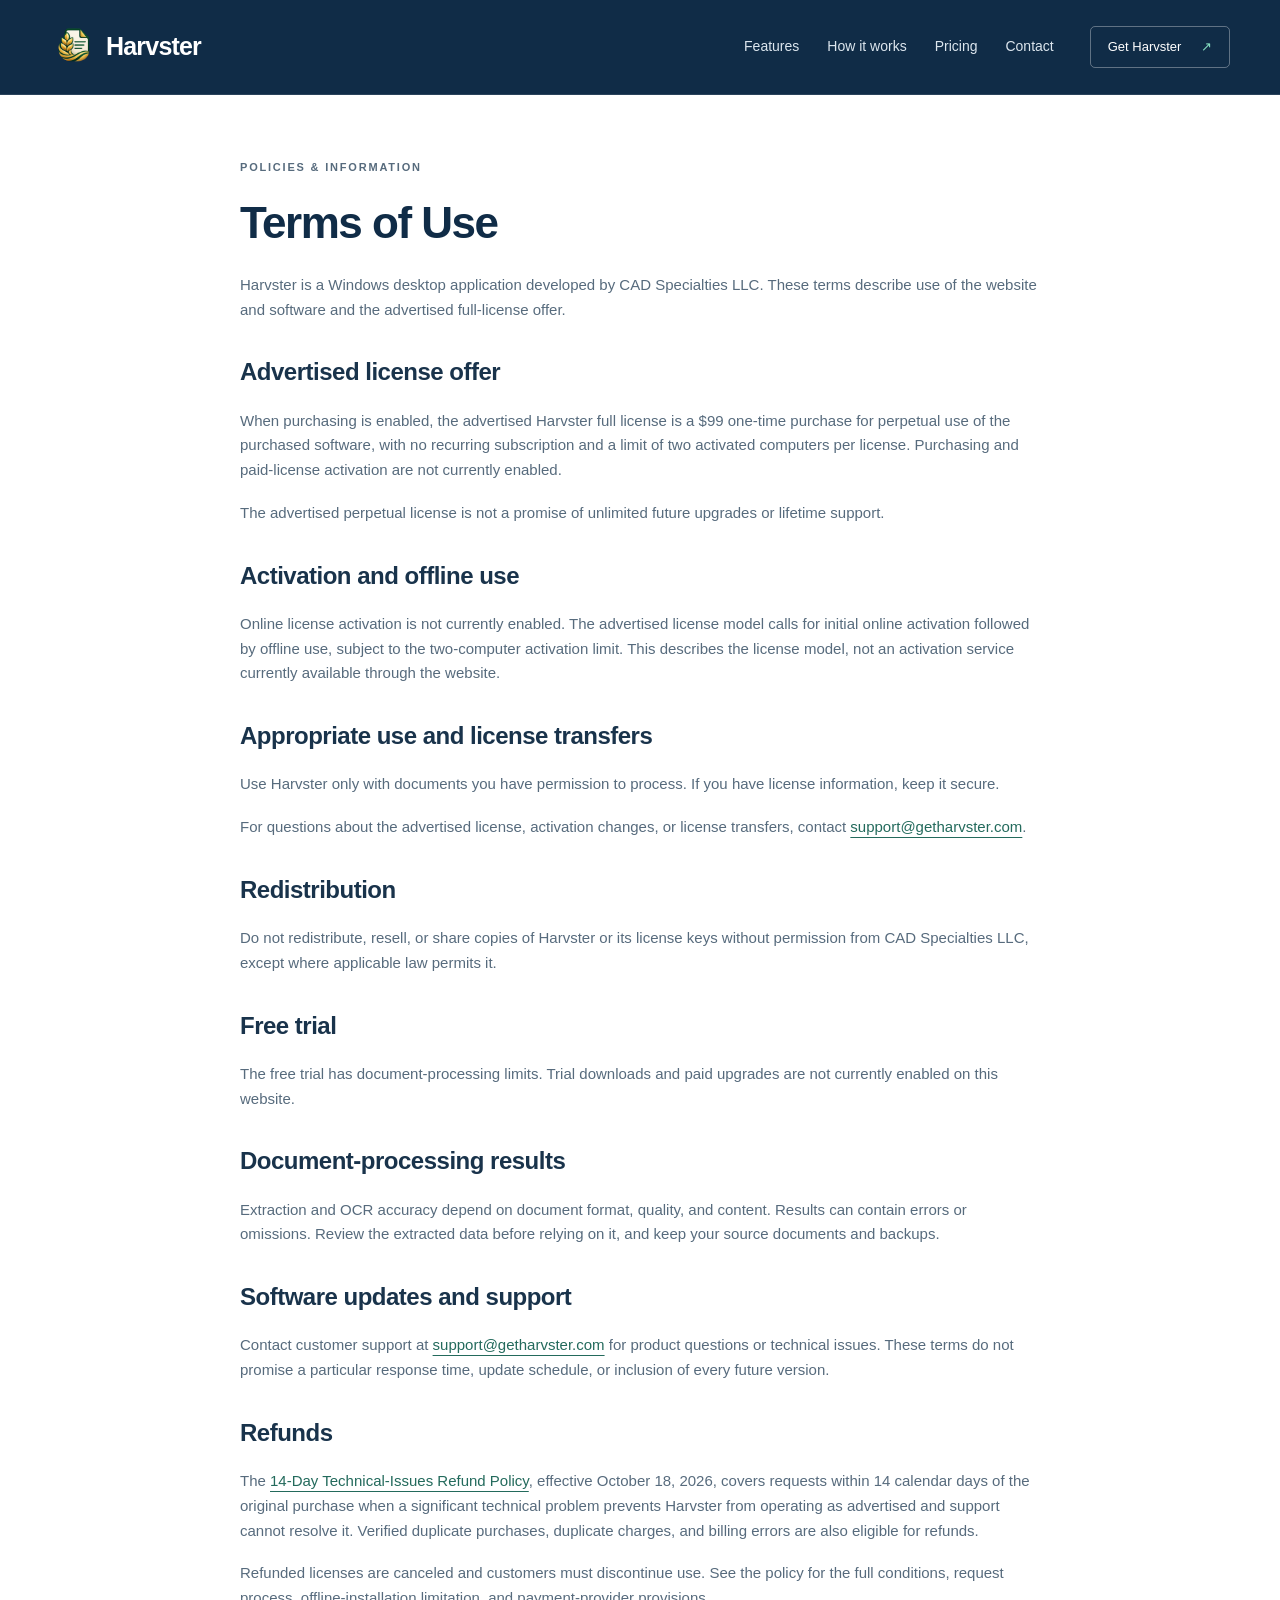
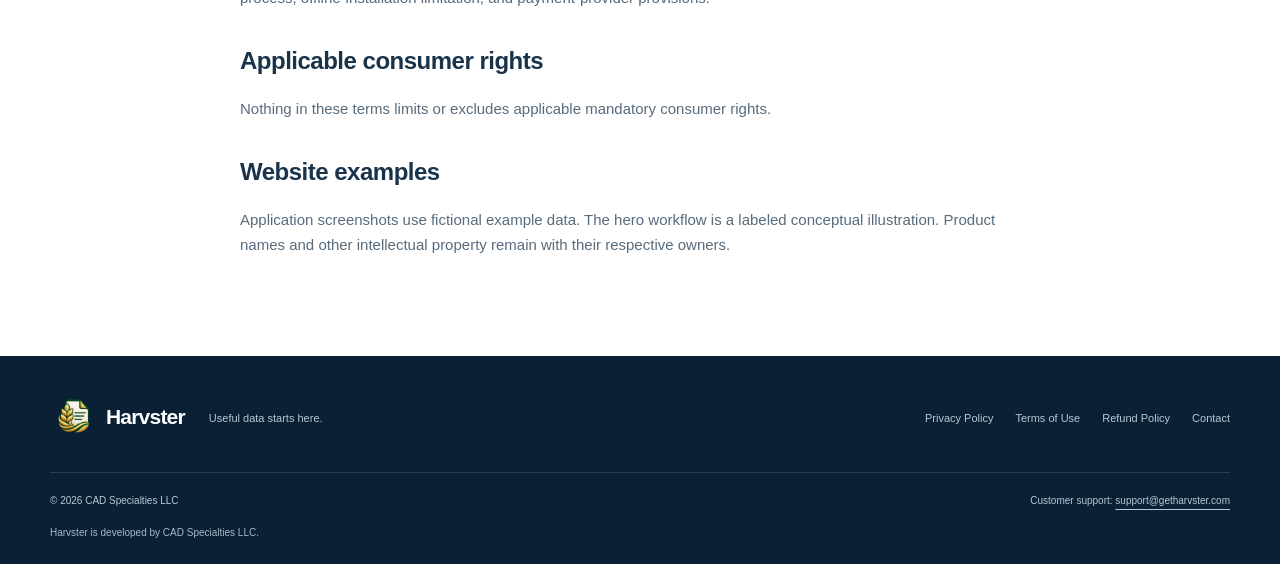
<file: terms.html>
<!doctype html>
<html lang="en">
<head>
  <meta charset="utf-8">
  <meta name="viewport" content="width=device-width, initial-scale=1">
  <title>Terms of Use | Harvster</title>
  <meta name="description" content="Harvster terms covering the advertised $99 Windows software license, document-processing accuracy, permitted use, support, and refund policy.">
  <meta name="theme-color" content="#102c47">
  <link rel="icon" href="assets/harvster.ico" sizes="any">
  <link rel="apple-touch-icon" href="assets/harvster-icon.png">
  <link rel="stylesheet" href="assets/styles.css">
  <script src="assets/site.js" defer></script>
</head>
<body>
  <a class="skip-link" href="#main">Skip to content</a>
  <header class="site-header"><div class="container header-inner"><a class="brand" href="index.html" aria-label="Harvster home"><img class="brand-icon" src="assets/harvster-icon.png" alt="" width="44" height="44">Harvster</a><nav aria-label="Main navigation"><a href="index.html#features">Features</a><a href="index.html#how-it-works">How it works</a><a href="index.html#pricing">Pricing</a><a href="contact.html">Contact</a></nav><a class="header-cta" href="index.html#get-harvster">Get Harvster <span aria-hidden="true">↗</span></a></div></header>
  <main id="main" class="container policy-main">
<p class="eyebrow">POLICIES &amp; INFORMATION</p>
<h1>Terms of Use</h1>
<p>Harvster is a Windows desktop application developed by CAD Specialties LLC. These terms describe use of the website and software and the advertised full-license offer.</p>
<h2>Advertised license offer</h2>
<p>When purchasing is enabled, the advertised Harvster full license is a $99 one-time purchase for perpetual use of the purchased software, with no recurring subscription and a limit of two activated computers per license. Purchasing and paid-license activation are not currently enabled.</p>
<p>The advertised perpetual license is not a promise of unlimited future upgrades or lifetime support.</p>
<h2>Activation and offline use</h2>
<p>Online license activation is not currently enabled. The advertised license model calls for initial online activation followed by offline use, subject to the two-computer activation limit. This describes the license model, not an activation service currently available through the website.</p>
<h2>Appropriate use and license transfers</h2>
<p>Use Harvster only with documents you have permission to process. If you have license information, keep it secure.</p>
<p>For questions about the advertised license, activation changes, or license transfers, contact <a href="mailto:support@getharvster.com">support@getharvster.com</a>.</p>
<h2>Redistribution</h2>
<p>Do not redistribute, resell, or share copies of Harvster or its license keys without permission from CAD Specialties LLC, except where applicable law permits it.</p>
<h2>Free trial</h2>
<p>The free trial has document-processing limits. Trial downloads and paid upgrades are not currently enabled on this website.</p>
<h2>Document-processing results</h2>
<p>Extraction and OCR accuracy depend on document format, quality, and content. Results can contain errors or omissions. Review the extracted data before relying on it, and keep your source documents and backups.</p>
<h2>Software updates and support</h2>
<p>Contact customer support at <a href="mailto:support@getharvster.com">support@getharvster.com</a> for product questions or technical issues. These terms do not promise a particular response time, update schedule, or inclusion of every future version.</p>
<h2>Refunds</h2>
<p>The <a href="refunds.html">14-Day Technical-Issues Refund Policy</a>, effective October 18, 2026, covers requests within 14 calendar days of the original purchase when a significant technical problem prevents Harvster from operating as advertised and support cannot resolve it. Verified duplicate purchases, duplicate charges, and billing errors are also eligible for refunds.</p>
<p>Refunded licenses are canceled and customers must discontinue use. See the policy for the full conditions, request process, offline-installation limitation, and payment-provider provisions.</p>
<h2>Applicable consumer rights</h2>
<p>Nothing in these terms limits or excludes applicable mandatory consumer rights.</p>
<h2>Website examples</h2>
<p>Application screenshots use fictional example data. The hero workflow is a labeled conceptual illustration. Product names and other intellectual property remain with their respective owners.</p>
</main>
  <footer class="site-footer"><div class="container footer-top"><a class="brand" href="index.html"><img class="brand-icon" src="assets/harvster-icon.png" alt="" width="44" height="44">Harvster</a><p>Useful data starts here.</p><nav aria-label="Footer navigation"><a href="privacy.html">Privacy Policy</a><a href="terms.html">Terms of Use</a><a href="refunds.html">Refund Policy</a><a href="contact.html">Contact</a></nav></div><div class="container footer-bottom"><span>© <span data-year>2026</span> CAD Specialties LLC</span><span>Customer support: <a href="mailto:support@getharvster.com">support@getharvster.com</a></span></div><p class="container developer-attribution">Harvster is developed by CAD Specialties LLC.</p></footer>
</body>
</html>
</file>
<file: assets/styles.css>
:root {
  --navy:#102c47;
  --deep:#0a2035;
  --ink:#19334b;
  --muted:#576b7d;
  --accent:#86dfc1;
  --line:#dce5ea;
  --pale:#f3f7f9;
  --white:#fff;
  font-family:Inter,"Segoe UI",Arial,sans-serif;
  color:var(--ink);
  font-synthesis:none;
}
* {
  box-sizing:border-box;
}
html {
  scroll-behavior:smooth;
  scroll-padding-top:28px;
}
body {
  margin:0;
  line-height:1.65;
}
a {
  color:inherit;
  text-underline-offset:5px;
}
button {
  font:inherit;
}
button:disabled {
  cursor:not-allowed;
  opacity:1;
}
a:focus-visible,button:focus-visible {
  outline:3px solid #198969;
  outline-offset:5px;
}
.container {
  width:min(1180px,calc(100% - 64px));
  margin-inline:auto;
}
.skip-link {
  position:absolute;
  top:-80px;
  left:16px;
  background:white;
  color:var(--navy);
  padding:12px;
  z-index:10;
}
.skip-link:focus {
  top:12px;
}
.site-header {
  background:var(--navy);
  color:white;
  border-bottom:1px solid #ffffff1c;
}
.header-inner {
  min-height:94px;
  display:flex;
  align-items:center;
  gap:36px;
}
.brand {
  display:inline-flex;
  align-items:center;
  gap:12px;
  text-decoration:none;
  font-size:25px;
  font-weight:700;
  letter-spacing:-.8px;
}
.brand-icon {
  display:block;
  object-fit:contain;
  flex-shrink:0;
}
.processor-icon {
  display:block;
  object-fit:contain;
  flex-shrink:0;
}
.brand-mark {
  display:inline-flex;
  align-items:center;
  justify-content:center;
  width:38px;
  height:39px;
  background:#ffffff12;
  border:1px solid #ffffff38;
  border-radius:9px;
  font-size:24px;
  letter-spacing:-2px;
}
.brand-mark span {
  color:var(--accent);
}
nav {
  display:flex;
  gap:28px;
}
nav a {
  font-size:14px;
  text-decoration:none;
}
nav a:hover,.text-link:hover {
  text-decoration:underline;
}
.header-inner nav {
  margin-left:auto;
  color:#dce6ee;
}
.header-cta {
  border:1px solid #ffffff55;
  border-radius:5px;
  padding:9px 17px;
  font-size:13px;
  text-decoration:none;
}
.header-cta span {
  margin-left:16px;
  color:var(--accent);
}
.hero {
  background:var(--navy);
  color:white;
  padding:76px 0 72px;
  overflow:hidden;
}
.hero-grid {
  display:grid;
  grid-template-columns:1.22fr 1fr;
  align-items:center;
  gap:70px;
}
.eyebrow {
  font-size:11px;
  line-height:1.5;
  letter-spacing:1.8px;
  font-weight:700;
  margin:0 0 22px;
  color:#3c756c;
}
.hero .eyebrow,.pricing-section .eyebrow,.contact-band .eyebrow {
  color:var(--accent);
}
.status-dot {
  display:inline-block;
  height:6px;
  width:6px;
  background:var(--accent);
  border-radius:50%;
  margin-right:8px;
  vertical-align:2px;
}
h1 {
  font-size:clamp(40px,4.4vw,60px);
  line-height:1.12;
  letter-spacing:-2.4px;
  font-weight:650;
  margin:0 0 26px;
}
h1>span {
  color:var(--accent);
}
.hero-description {
  color:#c5d3df;
  font-size:17px;
  line-height:1.8;
  max-width:540px;
  margin:0 0 29px;
}
.button-row {
  display:flex;
  gap:12px;
  flex-wrap:wrap;
  scroll-margin-top:30px;
}
.button {
  display:inline-flex;
  align-items:center;
  justify-content:center;
  gap:24px;
  min-height:49px;
  border-radius:5px;
  padding:12px 19px;
  text-decoration:none;
  font-size:13px;
  font-weight:700;
  border:1px solid transparent;
}
.primary {
  background:var(--accent);
  color:var(--deep);
}
.secondary {
  border-color:#658096;
  background:transparent;
  color:#f3f7fa;
}
.availability {
  font-size:11px;
  color:#b9cad7;
  margin-top:12px;
}
.hero-details {
  display:flex;
  gap:18px;
  flex-wrap:wrap;
  font-size:11px;
  color:#c5d3df;
  margin-top:30px;
}
.hero-details span:before {
  content:'✓';
  color:var(--accent);
  margin-right:6px;
}
.workflow-illustration {
  position:relative;
  background:#173650;
  border:1px solid #395369;
  padding:24px;
  border-radius:13px;
  box-shadow:0 22px 65px #071c304d;
  transform:rotate(1deg);
}
.illustration-top {
  display:flex;
  justify-content:space-between;
  align-items:center;
  margin-bottom:28px;
  color:#b3c8d8;
}
.mini-label {
  font-size:9px;
  letter-spacing:1.9px;
}
.little-cross {
  font-size:19px;
  color:var(--accent);
}
.file-stack {
  display:flex;
  justify-content:center;
  gap:12px;
}
.file {
  background:#f4f8fa;
  color:var(--navy);
  height:89px;
  width:66px;
  border-radius:5px;
  padding:14px 10px;
  position:relative;
  overflow:hidden;
}
.file-fold {
  position:absolute;
  right:0;
  top:0;
  border-style:solid;
  border-width:0 0 13px 13px;
  border-color:transparent transparent #b9d2df transparent;
}
.file b {
  font-size:10px;
  letter-spacing:.5px;
}
.file i {
  display:block;
  height:3px;
  background:#cedce4;
  margin-top:7px;
  width:100%;
}
.file i:last-child {
  width:65%;
}
.flow-line {
  display:flex;
  justify-content:center;
  height:43px;
  align-items:center;
  color:#81b8b6;
  font-size:22px;
}
.processor {
  display:flex;
  align-items:center;
  gap:13px;
  background:#213f57;
  border:1px solid #659a99;
  border-radius:7px;
  padding:15px;
}
.processor-mark {
  background:var(--accent);
  border-radius:6px;
  color:var(--deep);
  font-size:27px;
  font-weight:700;
  line-height:44px;
  width:44px;
  text-align:center;
}
.processor strong {
  font-size:19px;
  display:block;
  line-height:1.4;
}
.processor small {
  display:block;
  color:#c3d2dd;
  font-size:10px;
}
.processor-plus {
  color:var(--accent);
  margin-left:auto;
  font-size:26px;
}
.data-output {
  background:#f6f9fa;
  border-radius:7px;
  padding:15px;
}
.output-heading {
  color:var(--navy);
  font-size:11px;
  display:flex;
  align-items:center;
  gap:10px;
}
.excel-symbol {
  background:#22785c;
  color:white;
  font-weight:700;
  font-size:13px;
  padding:1px 7px;
  border-radius:3px;
}
.abstract-table {
  display:grid;
  grid-template-columns:1.3fr 1fr 1fr 1fr;
  gap:7px;
  margin-top:14px;
}
.abstract-table span {
  height:8px;
  background:#dae5eb;
  border-radius:2px;
}
.abstract-table span:nth-child(-n+4) {
  background:#a8c8bd;
}
.illustration-caption {
  color:#b6c8d6;
  font-size:9px;
  text-align:center;
  margin:16px 0 0;
}
.format-strip {
  background:#edf3f5;
  border-bottom:1px solid var(--line);
}
.format-strip .container {
  display:flex;
  align-items:center;
  justify-content:space-between;
  gap:20px;
  min-height:86px;
}
.format-strip span {
  font-size:9px;
  font-weight:700;
  letter-spacing:1.4px;
  color:var(--muted);
}
.format-strip p {
  font-size:16px;
  font-weight:600;
}
.format-strip b {
  margin:0 15px;
  color:#779b99;
}
.section {
  padding-top:92px;
  padding-bottom:92px;
}
h2 {
  font-size:clamp(30px,3.2vw,40px);
  line-height:1.22;
  letter-spacing:-1.3px;
  font-weight:650;
  margin:0 0 22px;
}
h3 {
  font-size:18px;
  line-height:1.4;
  letter-spacing:-.3px;
  margin:14px 0 10px;
}
p {
  margin:0 0 18px;
}
.section-heading {
  display:flex;
  justify-content:space-between;
  gap:70px;
  align-items:flex-end;
  margin-bottom:42px;
}
.section-heading>div {
  max-width:560px;
}
.section-heading h2 {
  margin-bottom:0;
}
.section-heading>p {
  max-width:320px;
  color:var(--muted);
  font-size:14px;
  margin:0;
}
.feature-grid {
  display:grid;
  grid-template-columns:repeat(3,1fr);
  column-gap:45px;
  row-gap:30px;
}
.feature {
  border-top:1px solid var(--line);
  padding-top:24px;
}
.feature-icon {
  font-size:12px;
  color:#337a6c;
  font-weight:700;
}
.feature p {
  font-size:14px;
  color:var(--muted);
  max-width:320px;
}
.how-section {
  background:var(--pale);
  border-block:1px solid var(--line);
}
.steps {
  list-style:none;
  padding:0;
  display:grid;
  grid-template-columns:repeat(4,1fr);
  gap:30px;
  margin:40px 0 0;
}
.steps li {
  border-top:1px solid #bfd1d9;
  padding-top:22px;
}
.steps li>span {
  font-size:30px;
  font-weight:300;
  color:#52877e;
}
.steps h3 {
  font-size:16px;
}
.steps p {
  color:var(--muted);
  font-size:13px;
  margin-bottom:0;
}
.screenshot-grid {
  display:grid;
  grid-template-columns:repeat(3,minmax(0,1fr));
  gap:28px;
}
.screenshot-grid figure {
  min-width:0;
}
.screenshot-link {
  display:flex;
  align-items:center;
  justify-content:center;
  aspect-ratio:16 / 10;
  padding:8px;
  border:1px solid var(--line);
  border-radius:7px;
  background:var(--pale);
  box-shadow:0 5px 18px #102c4710;
  cursor:zoom-in;
}
.screenshot-grid .screenshot-link img {
  height:100%;
  object-fit:contain;
  border:0;
}
.screenshot-crop {
  display:block;
  width:100%;
  height:100%;
  overflow:hidden;
  border-radius:7px;
}
.screenshot-grid img {
  display:block;
  width:100%;
  height:auto;
  border:1px solid var(--line);
  border-radius:7px;
}
figure {
  margin:0;
}
.screenshot-placeholder {
  width:100%;
  min-width:0;
  min-height:220px;
  aspect-ratio:16 / 10;
  border:1px dashed #afc3ce;
  border-radius:7px;
  background:repeating-linear-gradient(135deg,#f4f7f9,#f4f7f9 12px,#f0f5f7 12px,#f0f5f7 13px);
  display:flex;
  flex-direction:column;
  align-items:center;
  justify-content:center;
  text-align:center;
  padding:20px;
}
.screenshot-placeholder>span {
  font-size:36px;
  font-weight:300;
  color:#79949e;
}
.screenshot-placeholder strong {
  font-size:14px;
  font-weight:600;
  margin:8px 0 5px;
}
.screenshot-placeholder small {
  font-size:12px;
  color:var(--muted);
}
figcaption {
  font-size:12px;
  margin-top:17px;
  color:var(--muted);
}
figcaption span {
  color:#347465;
  margin-right:12px;
  font-weight:700;
}
.pricing-section {
  padding:80px 0;
  background:var(--deep);
  color:white;
}
.pricing-grid {
  display:grid;
  grid-template-columns:1fr 1fr;
  gap:110px;
  align-items:center;
}
.pricing-intro {
  color:#c0d0dc;
  max-width:370px;
  font-size:16px;
}
.trial-note {
  font-size:13px;
  color:#b4c8d7;
  max-width:390px;
  margin-top:30px;
}
.price-card {
  border:1px solid #486375;
  background:#15324a;
  border-radius:10px;
  padding:35px;
}
.price-card .eyebrow {
  margin-bottom:13px;
}
.price {
  font-size:58px;
  letter-spacing:-2px;
  font-weight:600;
  line-height:1.2;
}
.price span {
  font-size:12px;
  color:#c2d0dc;
  letter-spacing:0;
  font-weight:400;
  margin-left:6px;
}
.check-list {
  list-style:none;
  padding:23px 0;
  margin:24px 0;
  border-block:1px solid #ffffff24;
  font-size:14px;
  display:grid;
  gap:9px;
}
.check-list li:before {
  content:'✓';
  color:var(--accent);
  margin-right:12px;
}
.price-card .button {
  width:100%;
}
.price-card .availability {
  text-align:center;
  margin-bottom:0;
}
.about-grid {
  display:grid;
  grid-template-columns:1fr 1fr;
  gap:110px;
}
.about-grid p {
  color:var(--muted);
  font-size:14px;
}
.about-grid .eyebrow {
  color:#3c756c;
  font-size:11px;
}
.about-grid .large-copy {
  font-size:22px;
  color:var(--ink);
  line-height:1.5;
}
.text-link {
  font-size:14px;
  font-weight:600;
  color:#236a5c;
  text-decoration:none;
  display:inline-block;
  margin-top:9px;
}
.text-link span {
  margin-left:22px;
}
.contact-band {
  background:#e9f3ef;
  padding:48px 0;
}
.contact-band .container {
  display:flex;
  justify-content:space-between;
  gap:30px;
  align-items:center;
}
.contact-band .eyebrow {
  color:#3c756c;
  margin-bottom:12px;
}
.contact-band h2 {
  font-size:30px;
  margin-bottom:15px;
}
.contact-band p {
  font-size:13px;
  margin-bottom:6px;
}
.contact-band .muted {
  color:var(--muted);
  font-size:11px;
}
.light {
  background:white;
  border-color:#c4d7cf;
  color:var(--navy);
  flex-shrink:0;
}
.site-footer {
  background:var(--deep);
  color:#b7c8d5;
  padding:40px 0 22px;
}
.footer-top {
  display:flex;
  align-items:center;
  gap:24px;
  flex-wrap:wrap;
  padding-bottom:32px;
}
.footer-top .brand {
  color:white;
  font-size:21px;
}
.footer-top p {
  font-size:11px;
  margin:0;
}
.footer-top nav {
  margin-left:auto;
  gap:22px;
}
.footer-top nav a {
  font-size:11px;
}
.footer-bottom {
  border-top:1px solid #ffffff20;
  padding-top:20px;
  display:flex;
  justify-content:space-between;
  flex-wrap:wrap;
  gap:12px;
  font-size:10px;
}
.developer-attribution {
  margin:16px auto 0;
  font-size:10px;
  color:#a4b8c8;
}
.policy-main {
  max-width:800px;
  padding-top:64px;
  padding-bottom:80px;
}
.policy-main h1 {
  font-size:44px;
  color:var(--navy);
  letter-spacing:-1.5px;
}
.policy-main h2 {
  font-size:24px;
  margin-top:35px;
  letter-spacing:-.5px;
}
.policy-main .owner-review {
  padding:14px 18px;
  border-left:3px solid #af8029;
  background:#fff9ed;
  border-radius:3px;
}
.policy-main p,.policy-main li {
  color:var(--muted);
  font-size:15px;
}
.draft-notice {
  padding:20px 24px;
  background:#fff6e2;
  border-left:4px solid #af8029;
  border-radius:3px;
  margin:26px 0 32px;
}
.draft-notice p {
  color:#654b20;
  margin:0;
  font-size:14px;
}
.policy-main .eyebrow {
  font-size:11px;
}
.policy-main li {
  margin-bottom:10px;
}
.policy-main .contact-address {
  font-size:clamp(18px,4vw,27px);
  color:var(--navy);
  overflow-wrap:anywhere;
}
.policy-links {
  display:flex;
  gap:24px;
  flex-wrap:wrap;
  margin-top:35px;
  font-size:14px;
}
.policy-main a {
  color:#236a5c;
}
@media(min-width:1500px) {
  .hero {
    padding-block:96px;
  }
}
@media(max-width:1050px) {
  .hero-grid {
    gap:35px;
  }
  .hero-details {
    gap:12px;
  }
  .pricing-grid,.about-grid {
    gap:60px;
  }
  .header-inner {
    gap:22px;
  }
  nav {
    gap:19px;
  }
  .format-strip span:last-child {
    display:none;
  }
  .format-strip .container {
    justify-content:center;
    gap:35px;
  }
  .footer-top nav {
    width:100%;
    margin:0;
  }
  .section-heading {
    gap:35px;
  }
}
@media(max-width:760px) {
  .container {
    width:calc(100% - 40px);
  }
  .header-inner {
    flex-wrap:wrap;
    gap:15px;
    min-height:unset;
    padding-block:18px;
  }
  .brand {
    font-size:23px;
  }
  .header-inner nav {
    order:3;
    width:100%;
    justify-content:space-between;
    margin:4px 0 0;
    gap:12px;
  }
  .header-inner nav a {
    font-size:12px;
  }
  .header-cta {
    margin-left:auto;
    font-size:11px;
    padding:7px 11px;
  }
  .hero {
    padding:48px 0;
  }
  .hero-grid {
    grid-template-columns:1fr;
    gap:40px;
  }
  h1 {
    max-width:560px;
    font-size:46px;
  }
  .hero-description {
    font-size:16px;
  }
  .workflow-illustration {
    width:min(450px,100%);
    margin-inline:auto;
    transform:none;
  }
  .hero-details {
    font-size:10px;
  }
  .format-strip .container {
    min-height:90px;
    gap:5px;
    flex-direction:column;
    justify-content:center;
  }
  .format-strip p {
    font-size:14px;
    margin:0;
  }
  .format-strip b {
    margin-inline:9px;
  }
  .section {
    padding-block:58px;
  }
  .section-heading {
    display:block;
    margin-bottom:30px;
  }
  .section-heading>p {
    margin-top:20px;
    max-width:100%;
  }
  .feature-grid {
    grid-template-columns:1fr 1fr;
    gap:22px;
  }
  .feature p {
    font-size:13px;
  }
  .feature h3 {
    font-size:17px;
  }
  .steps {
    grid-template-columns:1fr 1fr;
    gap:25px;
  }
  .screenshot-grid {
    grid-template-columns:1fr;
    gap:28px;
  }
  .screenshot-placeholder {
    min-height:230px;
  }
  .pricing-section {
    padding-block:58px;
  }
  .pricing-grid,.about-grid {
    grid-template-columns:1fr;
    gap:30px;
  }
  .pricing-intro,.trial-note {
    max-width:100%;
  }
  .price-card {
    padding:26px;
  }
  .contact-band .container {
    align-items:flex-start;
    flex-direction:column;
    gap:20px;
  }
  .contact-band h2 {
    font-size:27px;
  }
  .footer-top {
    gap:16px;
  }
  .footer-top nav {
    gap:15px;
    flex-wrap:wrap;
  }
  .policy-main {
    padding-top:42px;
  }
  .policy-main h1 {
    font-size:38px;
  }
}
@media(max-width:390px) {
  h1 {
    font-size:39px;
  }
  .feature-grid {
    grid-template-columns:1fr;
  }
  .file-stack {
    gap:8px;
  }
  .file {
    width:58px;
  }
  .button-row .button {
    width:100%;
  }
  .hero-details {
    gap:8px;
  }
  .price span {
    display:block;
    margin:8px 0 0;
  }
  .footer-bottom {
    gap:15px;
  }
  .workflow-illustration {
    padding:16px;
  }
}
.template-grid {
  display:grid;
  grid-template-columns:repeat(2,minmax(0,1fr));
  gap:22px;
}
.template-card {
  padding:28px;
  border:1px solid var(--line);
  border-radius:8px;
  background:var(--pale);
}
.template-label {
  color:#3c756c;
  font-size:10px;
  font-weight:700;
  letter-spacing:1.4px;
  margin-bottom:12px;
}
.template-card h3 {
  font-size:23px;
  margin-top:0;
}
.template-card>p:not(.template-label) {
  font-size:14px;
  color:var(--muted);
}
.template-card .template-fields {
  border-top:1px solid var(--line);
  padding-top:16px;
  margin-bottom:0;
  font-size:12px;
}
.template-fields strong {
  display:block;
  color:var(--ink);
  margin-bottom:5px;
  font-size:11px;
}
.template-note {
  color:var(--muted);
  font-size:12px;
  margin-top:18px;
}
.custom-extraction {
  margin-top:32px;
  padding:36px;
  border:1px solid #c4d7cf;
  border-radius:10px;
  background:#e9f3ef;
}
.custom-extraction h3 {
  margin-top:0;
  font-size:clamp(28px,3vw,36px);
  line-height:1.2;
  letter-spacing:-1px;
}
.custom-extraction>p:not(.eyebrow):not(.template-note) {
  max-width:900px;
  color:var(--muted);
  font-size:15px;
}
.custom-capabilities {
  display:grid;
  grid-template-columns:repeat(2,minmax(0,1fr));
  gap:12px 26px;
  list-style:none;
  padding:0;
  margin:24px 0;
  font-size:14px;
}
.custom-capabilities li {
  padding-left:22px;
  position:relative;
}
.custom-capabilities li::before {
  content:'✓';
  position:absolute;
  left:0;
  color:#236a5c;
}
.custom-screenshot {
  width:min(900px,100%);
  margin:28px auto 0;
}
.custom-screenshot a {
  display:block;
  padding:10px;
  border:1px solid #c4d7cf;
  border-radius:8px;
  background:white;
  box-shadow:0 5px 18px #102c4710;
  cursor:zoom-in;
}
.custom-screenshot img {
  display:block;
  width:100%;
  height:auto;
  border-radius:3px;
}
.custom-screenshot figcaption {
  text-align:center;
}
.archive-story {
  display:grid;
  grid-template-columns:1fr 1.4fr;
  gap:45px;
  border-top:1px solid var(--line);
  margin-top:40px;
  padding-top:35px;
}
.archive-story h3 {
  font-size:28px;
  line-height:1.3;
}
.archive-story>div>p:not(.eyebrow):not(.template-note) {
  font-size:15px;
  color:var(--muted);
}
@media(max-width:760px) {
  .template-grid,.archive-story {
    grid-template-columns:1fr;
  }
  .archive-story {
    gap:16px;
  }
  .template-card {
    padding:24px;
  }
  .custom-extraction {
    padding:24px;
  }
  .custom-capabilities {
    grid-template-columns:1fr;
  }
}
@media(prefers-reduced-motion:reduce) {
  html {
    scroll-behavior:auto;
  }
}
</file>
